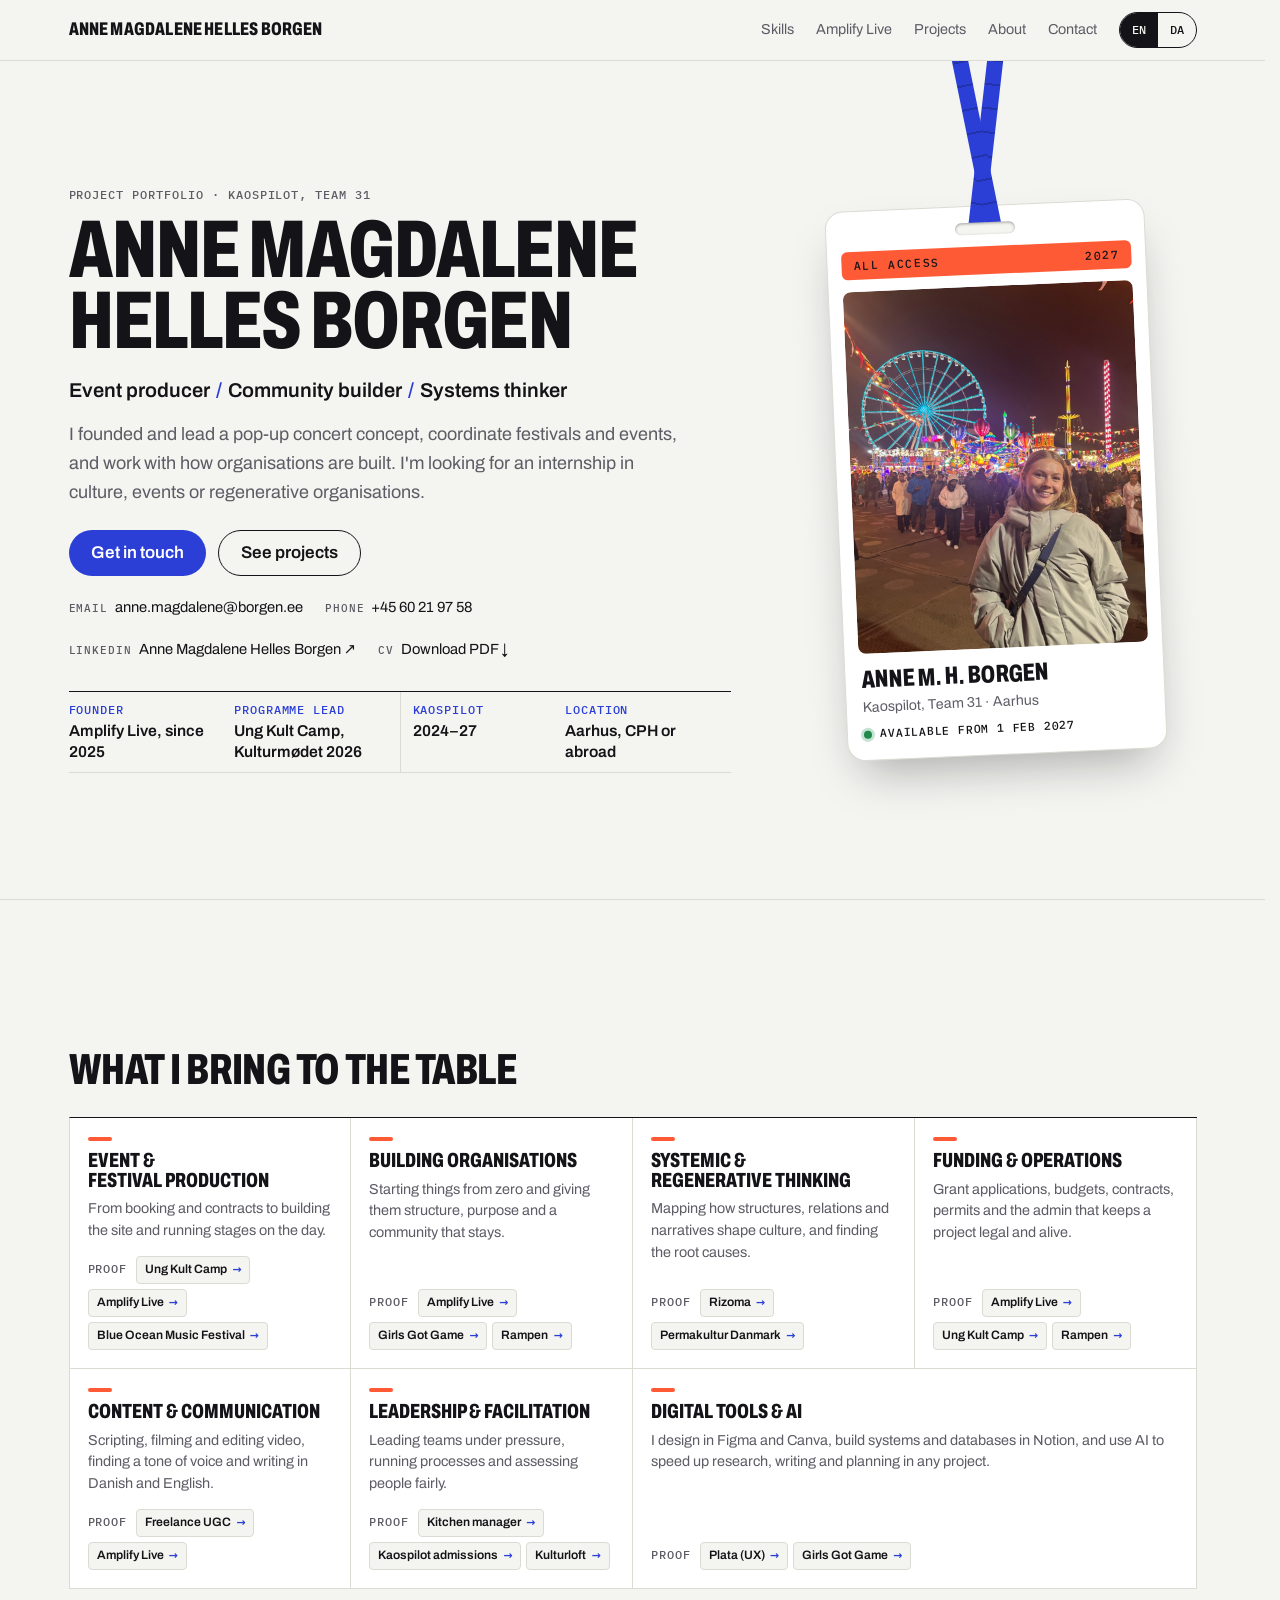
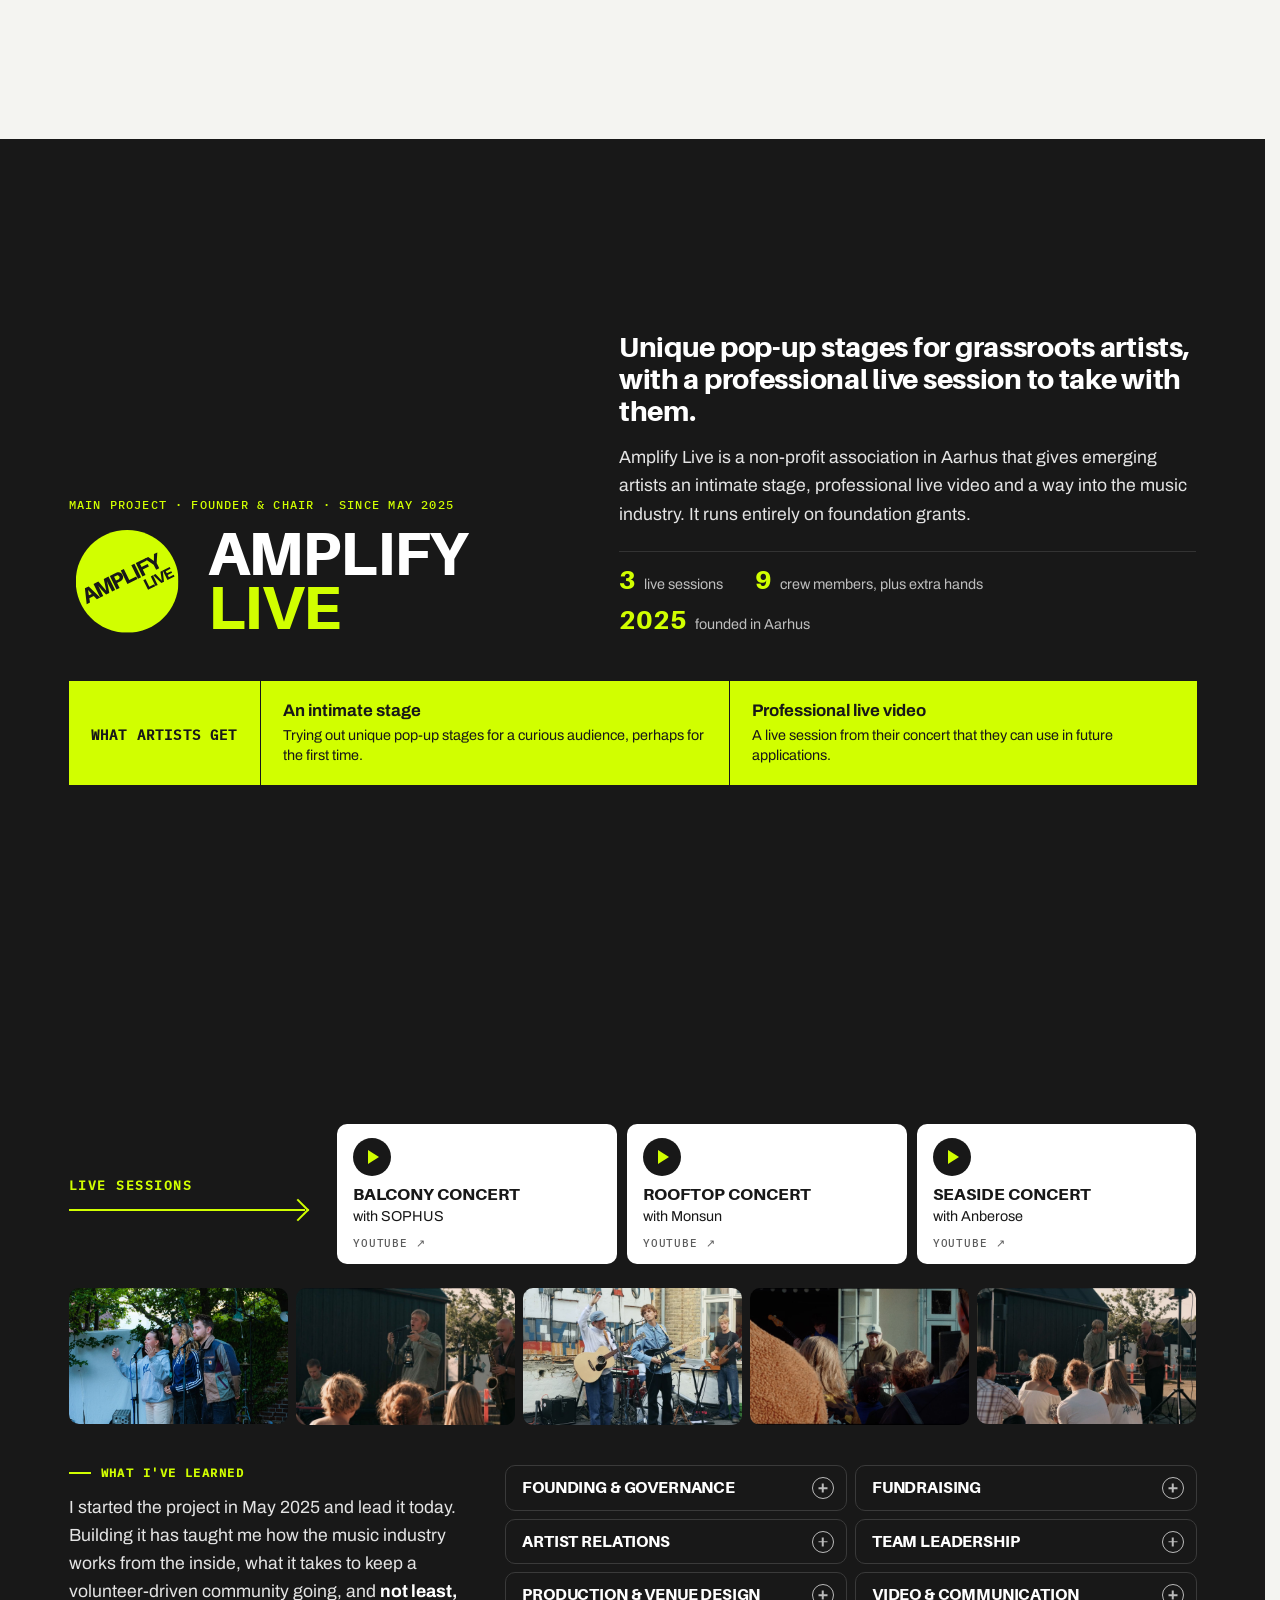
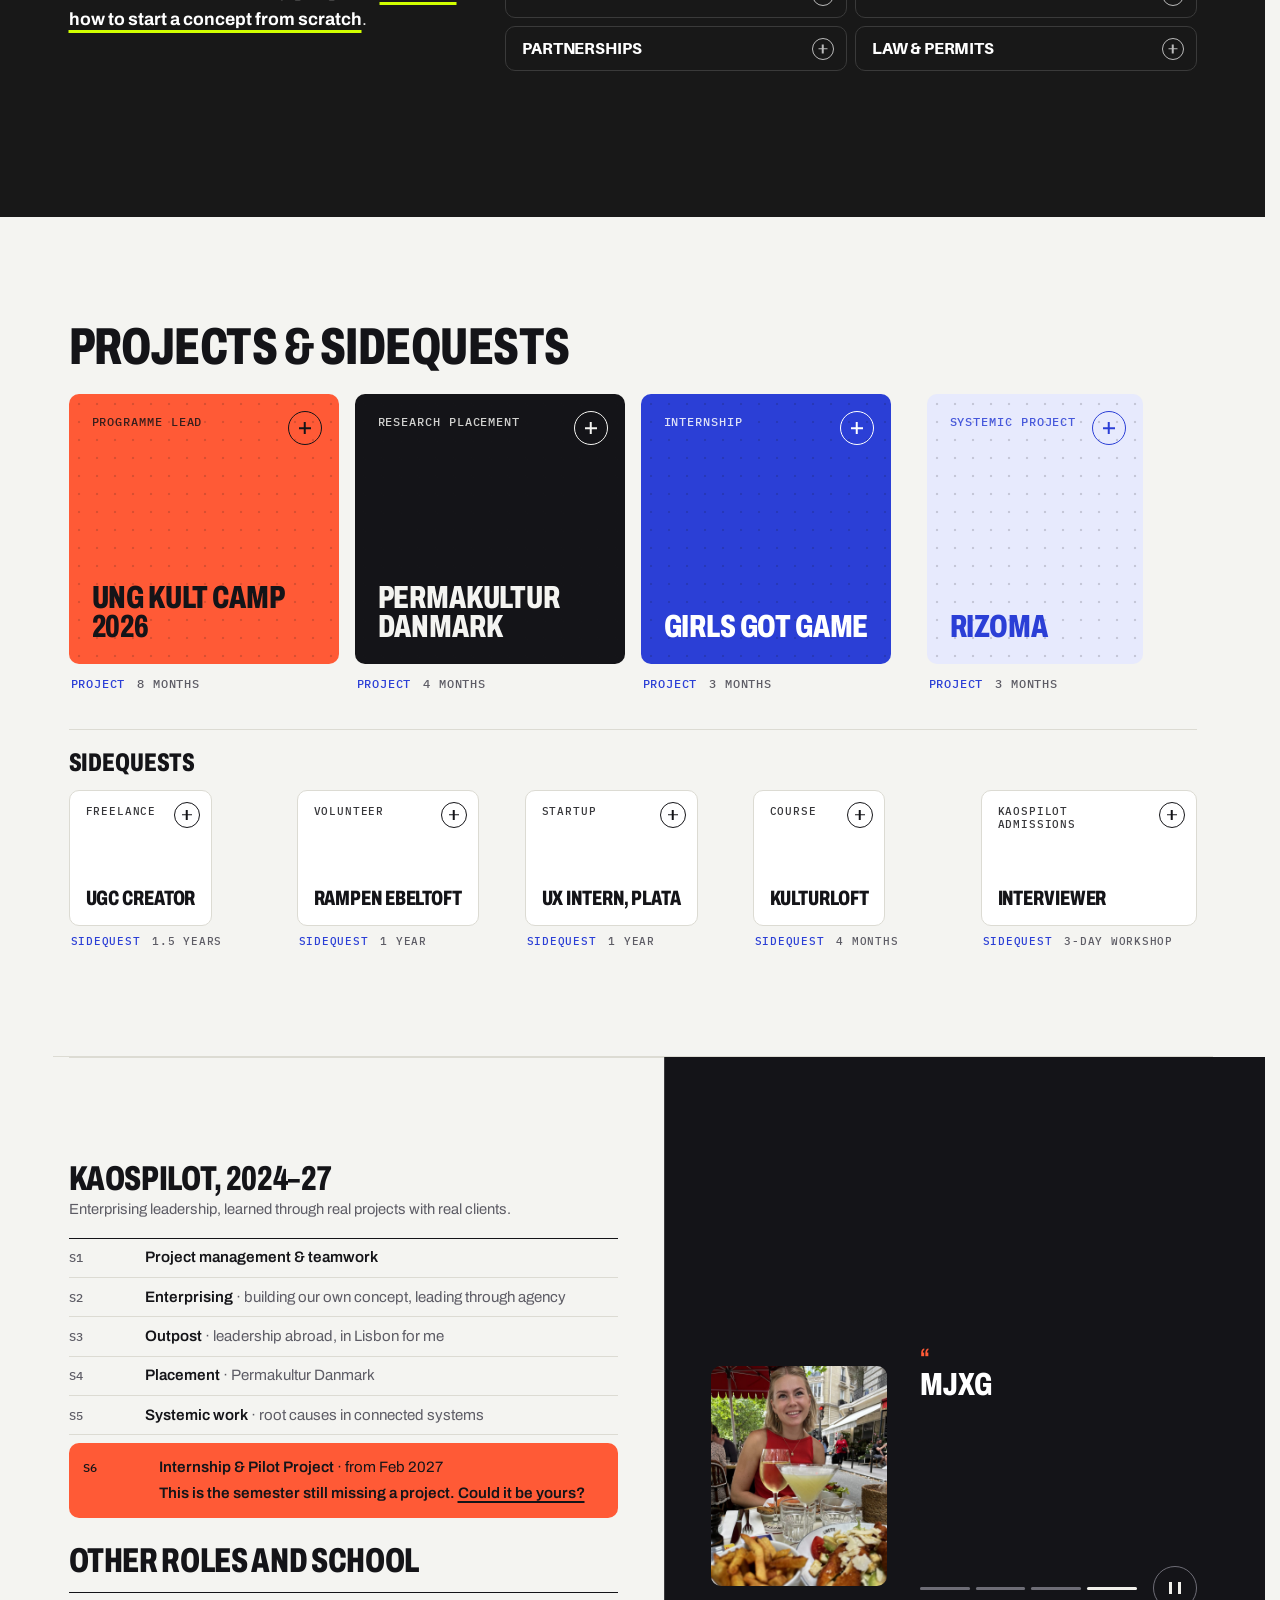
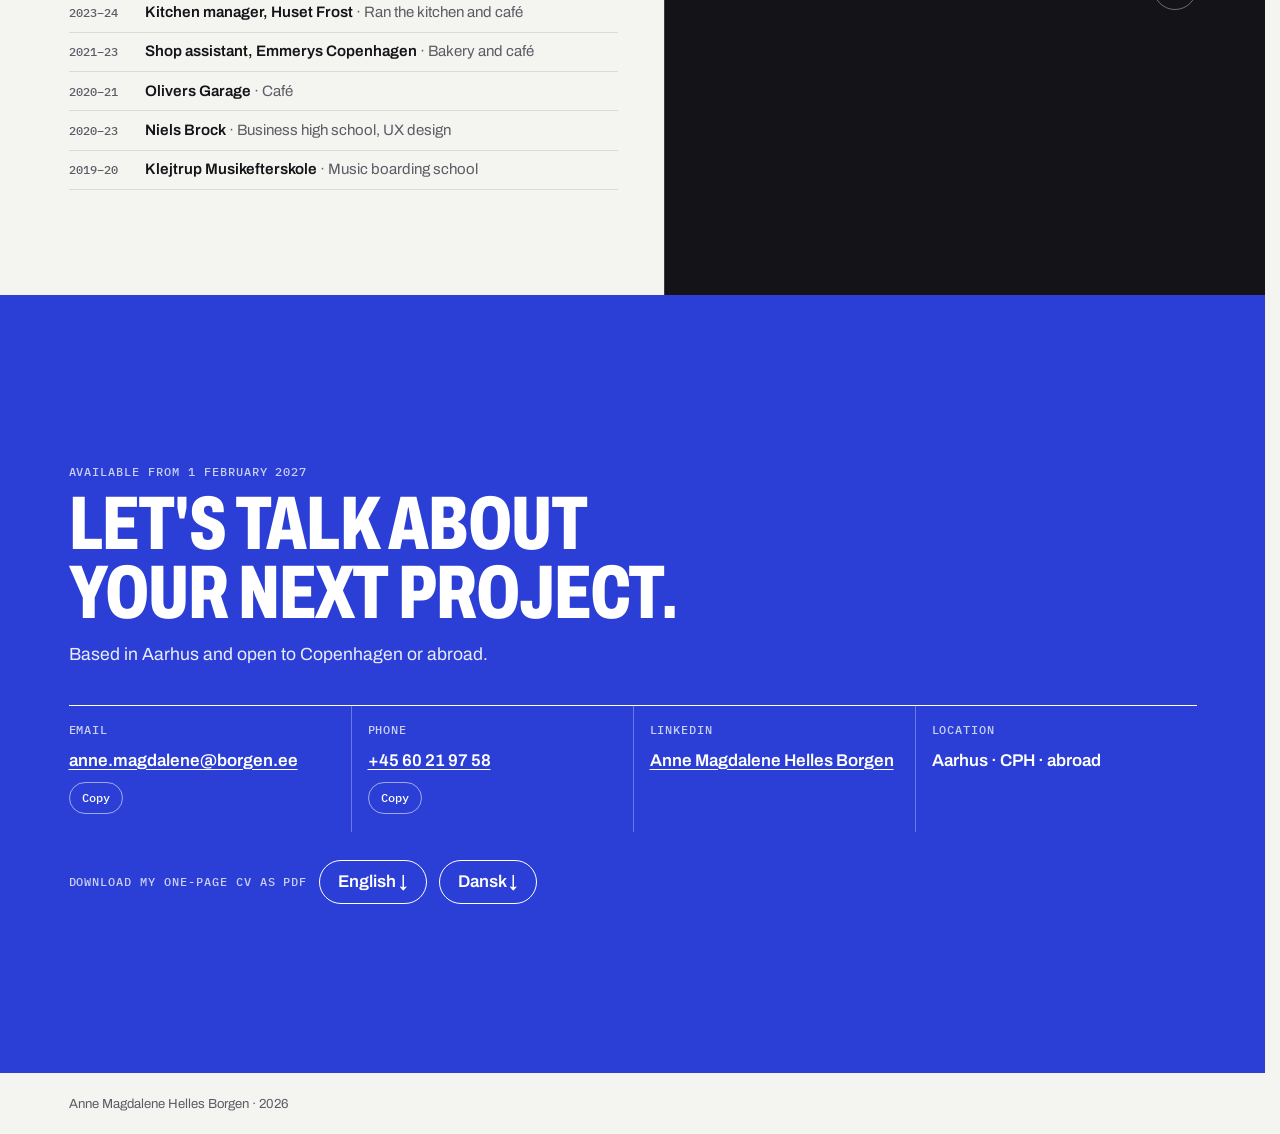
<file: index.html>
<!doctype html>
<html lang="en" class="is-site">
<head>
<meta charset="utf-8">
<meta name="viewport" content="width=device-width, initial-scale=1">
<title>Anne Magdalene Helles Borgen</title>
<meta name="description" content="Project portfolio of Anne Magdalene Helles Borgen: event producer, community builder and systems thinker. Kaospilot, Team 31. Available for internships from February 2027.">
<meta name="theme-color" content="#F4F4F1" media="(prefers-color-scheme: light)">
<meta name="theme-color" content="#111114" media="(prefers-color-scheme: dark)">
<link rel="icon" href="favicon.svg" type="image/svg+xml">
<link rel="canonical" href="https://annemagdalenne.github.io/">
<meta property="og:type" content="website">
<meta property="og:title" content="Anne Magdalene Helles Borgen · Project portfolio">
<meta property="og:description" content="Project portfolio of Anne Magdalene Helles Borgen: event producer, community builder and systems thinker. Kaospilot, Team 31. Available for internships from February 2027.">
<meta property="og:image" content="https://annemagdalenne.github.io/og-image.jpg">
<meta property="og:image:width" content="1200">
<meta property="og:image:height" content="630">
<meta property="og:url" content="https://annemagdalenne.github.io/">
<meta name="twitter:card" content="summary_large_image">
<style>
@font-face{font-family:"Archivo";src:url("fonts/archivo-latin-wdth-normal.woff2") format("woff2");font-weight:100 900;font-stretch:62% 125%;font-style:normal;font-display:swap}
@font-face{font-family:"IBM Plex Mono";src:url("fonts/ibm-plex-mono-latin-400-normal.woff2") format("woff2");font-weight:400;font-style:normal;font-display:swap}
@font-face{font-family:"IBM Plex Mono";src:url("fonts/ibm-plex-mono-latin-500-normal.woff2") format("woff2");font-weight:500;font-style:normal;font-display:swap}
html{-webkit-text-size-adjust:100%;text-size-adjust:100%}
body{margin:0}
img{max-width:100%}
[hidden]{display:none!important}
</style>
<style>
/* Aileron ExtraBold (CC0), used for the Amplify Live wordmark only */
@font-face{font-family:"Aileron";src:url([data-uri]) format("woff2");font-weight:800;font-style:normal;font-display:swap}
/* Layout: "Backstage pass". Festival-production language with restraint: a tilted all-access
   pass holds the portrait, condensed caps headings read like a line-up poster, and running-order
   rows (mono label + value) carry facts, projects and history. Tokens follow DESIGN.md. */
:root{
  --bg:#F4F4F1; --surface:#FFFFFF; --border:#DCDBD3; --muted:#5D5C65; --text:#141418;
  --primary:#2B3FD6; --primary-soft:#E7EAFD; --on-primary:#FFFFFF;
  --accent:#FF5A36; --success:#1F8A4C;
  --al-lime:#D1FF00; --al-black:#181818; --al-white:#FFFFFF;
  --font:"Archivo","Arial Narrow",system-ui,-apple-system,"Segoe UI",sans-serif;
  --mono:"IBM Plex Mono",ui-monospace,Menlo,monospace;
  --r-chip:4px; --r-card:10px; --r-pass:18px;
  --shadow-pass:0 24px 48px -16px rgb(20 20 24 / .35);
  --sec:128px;
}
@media (prefers-color-scheme:dark){:root:not([data-theme="light"]){
  --bg:#111114; --surface:#1A1A20; --border:#2F2F38; --muted:#A6A5B0; --text:#F1F0EB;
  --primary:#9AA5FF; --primary-soft:#23264A; --on-primary:#111114;
  --accent:#FF6B4A; --success:#4CC27F; --shadow-pass:0 24px 48px -16px rgb(0 0 0 / .7); color-scheme:dark}}
:root[data-theme="dark"]{
  --bg:#111114; --surface:#1A1A20; --border:#2F2F38; --muted:#A6A5B0; --text:#F1F0EB;
  --primary:#9AA5FF; --primary-soft:#23264A; --on-primary:#111114;
  --accent:#FF6B4A; --success:#4CC27F; --shadow-pass:0 24px 48px -16px rgb(0 0 0 / .7); color-scheme:dark}
*{box-sizing:border-box}
html{scroll-behavior:smooth}
body{background:var(--bg);color:var(--text);font-family:var(--font);font-size:1.0625rem;line-height:1.6}
.wrap{max-width:1160px;margin:0 auto;padding-left:max(16px,env(safe-area-inset-left,0px));padding-right:max(16px,env(safe-area-inset-right,0px))}
h1,h2,h3{margin:0;text-wrap:balance}
h1,h2{font-stretch:68%;font-weight:800;text-transform:uppercase;letter-spacing:-.01em;line-height:.9}
h2{font-size:clamp(2.125rem,4.4vw,3.25rem)}
h3{font-size:1.375rem;line-height:1.25;font-weight:700;letter-spacing:-.005em}
p{margin:0}
a{color:inherit;text-underline-offset:3px}
:focus-visible{outline:3px solid var(--primary);outline-offset:2px;border-radius:4px}
.label{font:500 .75rem/1.35 var(--mono);text-transform:uppercase;letter-spacing:.08em;color:var(--muted)}
.sq{display:inline-block;width:.5em;height:.5em;border-radius:50%;background:var(--accent);margin-right:.55em;vertical-align:.1em}
html:not(.da) [lang="da"]{display:none!important}
html.da [lang="en"]{display:none!important}
html:not(.is-site) .site-only{display:none!important}
.skip{position:absolute;left:-9999px;top:8px;z-index:50;background:var(--primary);color:var(--on-primary);padding:10px 16px;border-radius:999px;font-weight:600;text-decoration:none}
.skip:focus{left:max(16px,env(safe-area-inset-left,0px))}
/* bar */
body::before{content:"";position:fixed;inset:0 0 auto;height:env(safe-area-inset-top,0px);z-index:10;background:var(--bg)}
.bar{position:sticky;top:env(safe-area-inset-top,0px);z-index:20;background:color-mix(in srgb,var(--bg) 90%,transparent);backdrop-filter:blur(10px);border-bottom:1px solid var(--border)}
.bar .wrap{display:flex;align-items:center;justify-content:space-between;gap:12px;min-height:60px}
.mark{font-stretch:68%;font-weight:800;text-transform:uppercase;font-size:1.15rem;letter-spacing:.01em;text-decoration:none}
.mark{white-space:nowrap;overflow:hidden;text-overflow:ellipsis;min-width:0}
@media screen and (max-width:420px){.mark{font-size:1rem}}
.bar nav{display:flex;gap:22px;align-items:center}
.bar nav a.nl{text-decoration:none;font-size:.9rem;color:var(--muted);padding:10px 0}
.bar nav a.nl:hover{color:var(--text)}
.lang{display:inline-flex;border:1.5px solid var(--text);border-radius:999px;overflow:hidden}
.lang button{font:500 .75rem/1 var(--mono);min-height:34px;padding:0 12px;border:0;background:transparent;color:var(--text);cursor:pointer}
.lang button[aria-pressed="true"]{background:var(--text);color:var(--bg)}
@media screen and (max-width:820px){.bar nav a.nl{display:none}}
/* hero */
.hero{padding-block:72px 104px;border-bottom:1px solid var(--border);overflow:hidden}
.hero .wrap{display:grid;grid-template-columns:minmax(0,1.4fr) minmax(0,.85fr);gap:64px;align-items:center}
.hero h1{font-size:clamp(3.25rem,8.2vw,7rem);line-height:.86;margin-top:18px}
.hero h1 span{display:block}
.role{font-size:1.25rem;font-weight:600;margin-top:22px}
.role span{color:var(--primary);padding:0 .1em}
.pitch{font-size:1.125rem;max-width:34em;margin-top:14px;color:var(--muted)}
.actions{display:flex;flex-wrap:wrap;gap:12px;margin-top:30px}
.btn{display:inline-flex;align-items:center;min-height:46px;padding:0 22px;border-radius:999px;font-weight:600;text-decoration:none;transition:transform .15s,background .15s}
.btn:hover{transform:translateY(-1px)}
.btn.primary{background:var(--primary);color:var(--on-primary)}
.btn.secondary{border:1.5px solid var(--text)}
.btn.secondary:hover{background:var(--surface)}
.reach{display:flex;flex-wrap:wrap;gap:6px 22px;margin-top:20px;font-size:.92rem}
.reach a{text-decoration:none;padding:6px 0}
.reach a:hover{text-decoration:underline}
.reach .k{font:500 .7rem/1 var(--mono);text-transform:uppercase;letter-spacing:.08em;color:var(--muted);margin-right:7px}
.facts{list-style:none;margin:36px 0 0;padding:0;display:grid;grid-template-columns:1fr 1fr;border-top:1.5px solid var(--text);max-width:620px}
.facts li{display:flex;flex-direction:column;gap:2px;padding:12px 16px 12px 0;border-bottom:1px solid var(--border);min-width:0}
.facts li:nth-child(even){padding-left:16px;border-left:1px solid var(--border)}
.facts b{font:500 .72rem/1.4 var(--mono);text-transform:uppercase;letter-spacing:.08em;color:var(--primary)}
.facts span{font-weight:600;font-size:.98rem;line-height:1.35}
.pass{position:relative;margin:0;justify-self:center;width:min(100%,350px)}
.pass-card{position:relative;background:var(--surface);border:1px solid var(--border);border-radius:var(--r-pass);box-shadow:var(--shadow-pass);padding:14px 14px 18px;transform:rotate(-2.5deg)}
.lanyard{position:absolute;left:50%;top:-578px;width:16px;height:600px;border-radius:2px;transform-origin:50% 100%;
  background:repeating-linear-gradient(180deg,var(--primary) 0 22px,color-mix(in srgb,var(--primary) 80%,#000) 22px 24px)}
.lanyard.l{transform:translateX(-50%) translateX(-9px) rotate(9deg)}
.lanyard.r{transform:translateX(-50%) translateX(9px) rotate(-9deg)}
.slot{position:relative;z-index:1;display:block;width:60px;height:12px;border-radius:999px;margin:2px auto 12px;background:var(--bg);box-shadow:inset 0 1px 3px rgb(0 0 0 / .35)}
.pass-strip{display:flex;justify-content:space-between;align-items:center;background:var(--accent);color:#141418;border-radius:6px;padding:8px 12px;font:500 .72rem/1 var(--mono);text-transform:uppercase;letter-spacing:.14em}
.pass img{display:block;width:100%;height:auto;aspect-ratio:4/5;object-fit:cover;object-position:62% 50%;border-radius:8px;margin-top:12px}
.pass-meta{display:flex;flex-direction:column;gap:4px;margin-top:14px;padding-inline:2px}
.pass-meta b{font-stretch:68%;font-weight:800;text-transform:uppercase;font-size:1.55rem;line-height:1}
.pass-meta .r{font-size:.88rem;color:var(--muted)}
.avail{display:inline-flex;align-items:center;gap:8px;font:500 .72rem/1.3 var(--mono);text-transform:uppercase;letter-spacing:.07em;margin-top:4px}
.avail::before{content:"";width:8px;height:8px;border-radius:50%;background:var(--success);box-shadow:0 0 0 3px color-mix(in srgb,var(--success) 25%,transparent)}
@media screen and (max-width:900px){
  .hero{padding-block:48px 72px}
  .hero .wrap{grid-template-columns:minmax(0,1fr);gap:72px}
  .pass{width:min(100%,320px)}
  .pass-card{transform:rotate(-1.5deg)}
  .lanyard{top:-62px;height:84px}
  .lanyard.l{transform:translateX(-50%) translateX(-8px) rotate(14deg)}
  .lanyard.r{transform:translateX(-50%) translateX(8px) rotate(-14deg)}
}
@media screen and (max-width:520px){.facts{grid-template-columns:1fr}.facts li:nth-child(even){padding-left:0;border-left:0}}
/* sections */
section > .wrap{padding-block:var(--sec)}
@media screen and (max-width:760px){:root{--sec:72px}}
.head{display:flex;flex-direction:column;gap:12px;margin-bottom:40px}
.head p{color:var(--muted);max-width:40em}
/* skills: a 4 x 2 table, heading in the first cell */
#skills > .wrap{display:grid;grid-template-columns:minmax(0,280px) minmax(0,1fr);gap:48px;align-items:start}
.skills-head{position:sticky;top:96px}
.skills{display:grid;grid-template-columns:repeat(2,minmax(0,1fr));border-top:1.5px solid var(--text);border-left:1px solid var(--border)}
.skills > *{min-width:0;padding:26px 24px 22px;border-right:1px solid var(--border);border-bottom:1px solid var(--border)}
.skills-head h2{font-size:clamp(2.1rem,3.4vw,3rem)}
.skill{display:flex;flex-direction:column;gap:10px;background:var(--surface)}
.skills > .skill:last-child{grid-column:1 / -1}
.skill h3{font-stretch:68%;font-weight:800;text-transform:uppercase;font-size:clamp(1.45rem,2vw,1.75rem);line-height:.95;letter-spacing:0}
.skill h3 .sq{display:block;width:24px;height:4px;border-radius:2px;margin:0 0 14px}
.skill p{color:var(--muted);font-size:.95rem;line-height:1.55}
.proof{display:flex;flex-wrap:wrap;gap:6px;align-items:center;margin-top:auto;padding-top:8px}
.proof .label{width:100%;margin-bottom:2px}
.pchip{font:600 .82rem/1.3 var(--font);color:var(--text);background:var(--bg);border:1px solid var(--border);border-radius:var(--r-chip);min-height:34px;padding:4px 10px;cursor:pointer;display:inline-flex;align-items:center;gap:6px;transition:border-color .15s,background .15s,color .15s}
.pchip::after{content:"\2192";font-size:.9em;color:var(--primary);transition:transform .15s}
.pchip:hover,.pchip:focus-visible{border-color:var(--primary);background:var(--primary-soft)}
.pchip:hover::after{transform:translateX(2px)}
@media screen and (max-width:900px){#skills > .wrap{grid-template-columns:minmax(0,1fr);gap:24px}.skills-head{position:static}}
@media screen and (max-width:600px){.skills{grid-template-columns:minmax(0,1fr)}}
/* Amplify Live keeps its own brand: the concept / what artists get / what I learned */
.al{background:var(--al-black);color:var(--al-white)}
.al .wrap{padding-block:var(--sec) 0}
.al-top{display:grid;grid-template-columns:minmax(0,1fr) minmax(0,1.15fr);gap:48px;align-items:end}
.al .kicker{font:500 .75rem/1.4 var(--mono);text-transform:uppercase;letter-spacing:.1em;color:var(--al-lime)}
.al h2{font-family:"Aileron",var(--font);font-stretch:normal;font-weight:800;text-transform:uppercase;letter-spacing:-.02em;font-size:clamp(2.4rem,4.8vw,4.4rem);line-height:.88;margin-top:14px}
.al h2 em{font-style:normal;color:var(--al-lime)}
.al-part{font:600 .75rem/1.4 var(--mono);text-transform:uppercase;letter-spacing:.12em;color:var(--al-lime);display:flex;align-items:center;gap:10px;margin-bottom:12px}
.al-part::before{content:"";width:22px;height:2px;background:currentColor}
.al .lead{font-size:1.1rem;color:#E4E4E4;max-width:34em}
.al .artists{margin-top:16px;font-size:.9rem;color:#A9A9A9}
.al .artists b{color:var(--al-white);font-weight:600}
.al-hl{color:var(--al-white);font-weight:700;text-decoration:underline;text-decoration-color:var(--al-lime);text-decoration-thickness:3px;text-underline-offset:5px}
.offer{margin-top:56px;background:var(--al-lime);color:var(--al-black);display:grid;grid-template-columns:auto repeat(2,minmax(0,1fr))}
.offer > *{padding:20px 22px;min-width:0}
.offer .t{font:600 .75rem/1.4 var(--mono);text-transform:uppercase;letter-spacing:.1em;border-right:1.5px solid var(--al-black);display:flex;align-items:center}
.offer div + div{border-left:1.5px solid var(--al-black)}
.offer .t + div{border-left:0}
.offer b{display:block;font-size:1.05rem;line-height:1.2}
.offer span{display:block;font-size:.9rem;margin-top:4px;line-height:1.4}
/* Amplify media: logo, live sessions, photos */
.al-brand{display:flex;align-items:center;gap:clamp(14px,2vw,24px);margin-top:14px}
.al-brand h2{margin-top:0}
.al-logo{width:clamp(84px,9vw,132px);height:auto;flex:none;transition:transform .6s cubic-bezier(.28,.02,.1,.99)}
.al-brand:hover .al-logo{transform:rotate(-12deg)}
.al-tag{font-family:"Aileron",var(--font);font-weight:800;font-size:clamp(1.3rem,2.2vw,1.75rem);line-height:1.15;letter-spacing:-.01em;color:var(--al-white);max-width:22em;margin-bottom:16px}
.al-stats{list-style:none;margin:22px 0 0;padding:16px 0 0;display:flex;flex-wrap:wrap;gap:12px 32px;border-top:1px solid #333}
.al-stats li{display:flex;align-items:baseline;gap:8px;font-size:.9rem;color:#BDBDBD}
.al-stats b{font-family:"Aileron",var(--font);font-weight:800;font-size:1.6rem;color:var(--al-lime);line-height:1}
.al-live{margin-top:72px;display:grid;grid-template-columns:minmax(0,.55fr) minmax(0,2fr);gap:24px 32px;align-items:center}
.al-arrow{display:flex;flex-direction:column;gap:14px}
.al-arrow-t{font:600 .8rem/1.4 var(--mono);text-transform:uppercase;letter-spacing:.12em;color:var(--al-lime)}
.arr{position:relative;display:block;width:100%;height:2px;background:var(--al-lime)}
.arr::after{content:"";position:absolute;right:-1px;top:50%;width:14px;height:14px;border-top:2px solid var(--al-lime);border-right:2px solid var(--al-lime);transform:translateY(-50%) rotate(45deg)}
.al-all{background:transparent;color:var(--al-lime);border:1.5px solid var(--al-lime)}
.al-all:hover{color:var(--al-black)}
.al-videos{list-style:none;margin:0;padding:0;display:grid;grid-template-columns:repeat(3,minmax(0,1fr));gap:10px}
.al-video{display:flex;flex-direction:column;gap:14px;min-height:150px;height:100%;padding:18px;border-radius:var(--r-card);background:var(--al-white);color:var(--al-black);text-decoration:none;transition:background .2s,transform .2s}
.al-video:hover{background:var(--al-lime);transform:translateY(-2px)}
.al-play{width:38px;height:38px;border-radius:50%;background:var(--al-black);position:relative;flex:none}
.al-play::after{content:"";position:absolute;left:15px;top:12px;border-left:11px solid var(--al-lime);border-top:7px solid transparent;border-bottom:7px solid transparent}
.al-vt{display:flex;flex-direction:column;gap:2px}
.al-vt b{font-family:"Aileron",var(--font);font-weight:800;text-transform:uppercase;font-size:1.05rem;line-height:1.05}
.al-vt > span{font-size:.9rem}
.al-yt{margin-top:auto;font:500 .7rem/1 var(--mono);text-transform:uppercase;letter-spacing:.08em;opacity:.7}
.al-photos{grid-column:1 / -1;display:grid;grid-template-columns:repeat(5,minmax(0,1fr));gap:8px}
.al-photos figure{margin:0;min-width:0;aspect-ratio:4/3;overflow:hidden;border-radius:var(--r-card)}
.al-photos img{display:block;width:100%;height:100%;object-fit:cover;transition:transform .6s cubic-bezier(.28,.02,.1,.99)}
.al-photos figure:hover img{transform:scale(1.04)}
@media screen and (max-width:900px){.al-live{grid-template-columns:minmax(0,1fr);margin-top:56px}.al-videos{grid-template-columns:repeat(3,minmax(0,1fr))}.al-arrow{flex-direction:row;align-items:center}.arr{width:2px;height:44px;flex:none}.arr::after{right:auto;left:50%;top:auto;bottom:-1px;transform:translateX(-50%) rotate(135deg)}.al h2{font-size:clamp(2.6rem,10vw,4.4rem)}}
@media screen and (max-width:640px){.al-videos{grid-template-columns:minmax(0,1fr)}.al-video{min-height:0;flex-direction:row;align-items:center}.al-yt{margin:0 0 0 auto}
  .al-photos{grid-template-columns:1fr 1fr}.al-photos figure:first-child{grid-column:1 / -1;aspect-ratio:3/2}}
@media (prefers-reduced-motion:reduce){.al-logo,.al-photos img,.al-video{transition:none}}
.al-learn{margin-top:72px;display:grid;grid-template-columns:minmax(0,.9fr) minmax(0,1.6fr);gap:48px;align-items:start}
.al-skills{list-style:none;margin:0;padding:0;display:grid;grid-template-columns:repeat(2,minmax(0,1fr));gap:8px;align-items:start}
.al-skill{position:relative;display:flex;flex-direction:column;justify-content:flex-start;gap:0;width:100%;min-height:0;padding:13px 44px 13px 16px;text-align:left;cursor:pointer;
  font:inherit;color:var(--al-white);background:transparent;border:1.5px solid #3A3A3A;border-radius:var(--r-card);transition:background .2s,border-color .2s,color .2s}
.al-skill b{font-family:"Aileron",var(--font);font-weight:800;text-transform:uppercase;font-size:1rem;line-height:1.1;letter-spacing:-.01em}
.al-desc{display:grid;grid-template-rows:0fr;opacity:0;font-size:.92rem;line-height:1.45;transition:grid-template-rows .3s cubic-bezier(.28,.02,.1,.99),opacity .2s,margin .3s}
.al-desc-in{overflow:hidden;min-height:0}
.al-more{position:absolute;top:11px;right:12px;width:22px;height:22px;border-radius:50%;border:1.5px solid currentColor;opacity:.7}
.al-more::before,.al-more::after{content:"";position:absolute;left:50%;top:50%;width:9px;height:1.5px;background:currentColor;transform:translate(-50%,-50%)}
.al-more::after{transform:translate(-50%,-50%) rotate(90deg);transition:transform .2s}
.al-skill[aria-expanded="true"],.al-skill:focus-visible{background:var(--al-lime);border-color:var(--al-lime);color:var(--al-black)}
.al-skill[aria-expanded="true"] .al-desc,.al-skill:focus-visible .al-desc{grid-template-rows:1fr;opacity:1;margin-top:8px}
.al-skill[aria-expanded="true"] .al-more::after{transform:translate(-50%,-50%) rotate(0deg)}
@media (hover:hover) and (pointer:fine){.al-skill:hover{background:var(--al-lime);border-color:var(--al-lime);color:var(--al-black)}.al-skill:hover .al-desc{grid-template-rows:1fr;opacity:1;margin-top:8px}.al-skill:hover .al-more::after{transform:translate(-50%,-50%) rotate(0deg)}}
.al-foot{height:var(--sec)}
@media screen and (max-width:900px){.al-top,.al-learn{grid-template-columns:minmax(0,1fr)}.al-learn{gap:28px;margin-top:56px}.offer{grid-template-columns:1fr 1fr}.offer .t{grid-column:1/-1;border-right:0;border-bottom:1.5px solid var(--al-black)}.offer .t + div{border-left:0}}
@media screen and (max-width:560px){.offer{grid-template-columns:1fr}.offer div + div{border-left:0;border-top:1.5px solid var(--al-black)}.al-skills{grid-template-columns:minmax(0,1fr)}}
/* work gallery (Motion page wipe) */
html{scrollbar-gutter:stable}
html.wlock{overflow:hidden}
.work-head{display:flex;flex-wrap:wrap;justify-content:space-between;align-items:flex-end;gap:20px 40px;margin-bottom:36px}
.work-head .head{margin:0}
.wgrid{list-style:none;margin:0;padding:0;display:grid;gap:16px}
.wgrid-projects{grid-template-columns:repeat(2,minmax(0,1fr))}
.side-head{display:flex;flex-wrap:wrap;align-items:baseline;gap:4px 18px;margin:64px 0 18px;padding-top:20px;border-top:1px solid var(--border)}
.side-head h3{font-stretch:68%;font-weight:800;text-transform:uppercase;font-size:1.6rem;line-height:1}
.side-head p{color:var(--muted);font-size:.95rem}
.wgrid-side{grid-template-columns:repeat(5,minmax(0,1fr));gap:12px}
.wcard.side .wcover{min-height:136px;padding:14px 16px 16px;gap:12px;background-image:none}
.wcard.side .wtitle{font-size:1.3rem;line-height:.95}
.wcard.side .wkind{font-size:.66rem;padding-right:34px}
.wcard.side .wplus{width:26px;height:26px;top:11px;right:11px}
.wcard.side .wplus::before,.wcard.side .wplus::after{width:10px}
.wcard.side .wmeta{font-size:.68rem;padding-top:8px}
.wcard{min-width:0}
.wbtn{display:flex;flex-direction:column;width:100%;height:100%;padding:0;border:0;background:none;color:inherit;font:inherit;text-align:left;cursor:pointer}
.wcover{position:relative;display:flex;flex-direction:column;justify-content:space-between;gap:24px;min-height:220px;padding:20px 22px 22px;border-radius:var(--r-card);overflow:hidden;
  background-color:var(--cv-bg);color:var(--cv-fg);border:1px solid var(--cv-line);
  background-image:radial-gradient(circle,color-mix(in srgb,currentColor 16%,transparent) 1.1px,transparent 1.6px);background-size:18px 18px;transition:transform .25s cubic-bezier(.28,.02,.1,.99)}
.wcard.project .wcover{min-height:300px}
.wkind{font:500 .72rem/1.3 var(--mono);text-transform:uppercase;letter-spacing:.08em;opacity:.85;padding-right:44px}
.wtitle{font-stretch:68%;font-weight:800;text-transform:uppercase;font-size:clamp(1.9rem,3.2vw,2.6rem);line-height:.9;letter-spacing:-.005em;display:block;width:fit-content;max-width:100%}
.wcard.project .wtitle{font-size:clamp(2.2rem,4.2vw,3.4rem)}
.wplus{position:absolute;top:16px;right:16px;width:34px;height:34px;border-radius:50%;border:1.5px solid currentColor;transition:transform .25s,background .25s}
.wplus::before,.wplus::after{content:"";position:absolute;left:50%;top:50%;width:12px;height:1.5px;background:currentColor;transform:translate(-50%,-50%)}
.wplus::after{transform:translate(-50%,-50%) rotate(90deg)}
.wbtn:hover .wcover{transform:translateY(-3px)}
.wbtn:hover .wplus{transform:rotate(90deg);background:color-mix(in srgb,currentColor 14%,transparent)}
.wmeta{display:flex;justify-content:space-between;gap:12px;padding:12px 2px 0;font:500 .74rem/1.4 var(--mono);text-transform:uppercase;letter-spacing:.07em;color:var(--muted)}
.wmeta .wtype{color:var(--primary)}
[data-c="blue"]{--cv-bg:var(--primary);--cv-fg:var(--on-primary);--cv-line:transparent}
[data-c="coral"]{--cv-bg:var(--accent);--cv-fg:#141418;--cv-line:transparent}
[data-c="ink"]{--cv-bg:var(--text);--cv-fg:var(--bg);--cv-line:transparent}
[data-c="paper"]{--cv-bg:var(--surface);--cv-fg:var(--text);--cv-line:var(--border)}
[data-c="soft"]{--cv-bg:var(--primary-soft);--cv-fg:var(--primary);--cv-line:transparent}
.wfull{display:none}
@media screen and (max-width:1000px){.wgrid-side{grid-template-columns:repeat(3,minmax(0,1fr))}}
@media screen and (max-width:640px){.wgrid-projects{grid-template-columns:minmax(0,1fr)}.wcard.project .wcover{min-height:200px}.wgrid-side{grid-template-columns:repeat(2,minmax(0,1fr))}}
/* project detail (opened with the wipe) */
.wdetail{position:fixed;inset:0;z-index:60;overflow-y:auto;overscroll-behavior:contain;background-color:var(--cv-bg);color:var(--cv-fg);
  background-image:radial-gradient(circle,color-mix(in srgb,currentColor 12%,transparent) 1.1px,transparent 1.6px);background-size:22px 22px;
  padding-top:env(safe-area-inset-top,0px);padding-bottom:env(safe-area-inset-bottom,0px)}
.wd-bar{display:flex;justify-content:space-between;align-items:center;gap:12px;min-height:72px}
.wd-close,.wd-step{display:inline-flex;align-items:center;gap:8px;min-height:44px;border:1.5px solid currentColor;border-radius:999px;background:transparent;color:inherit;font:600 .92rem/1 var(--font);cursor:pointer;padding:0 18px}
.wd-step{width:44px;padding:0;justify-content:center}
.wd-close:hover,.wd-step:hover{background:color-mix(in srgb,currentColor 14%,transparent)}
.wd-nav{display:flex;align-items:center;gap:10px}
.wd-pos{font:500 .75rem/1 var(--mono);letter-spacing:.08em;opacity:.8;font-variant-numeric:tabular-nums}
.wd-body{padding-block:clamp(24px,5vh,64px) 96px;max-width:1160px}
.wd-head{display:block}
.wd-head.has-media{display:grid;grid-template-columns:minmax(0,1fr) minmax(0,440px);gap:24px 48px;align-items:end}
.wd-head.has-media .wd-title{font-size:clamp(2.8rem,6vw,6rem)}
.wd-media .wimg{margin:0;max-width:none;aspect-ratio:4/3}
@media screen and (max-width:800px){.wd-head.has-media{grid-template-columns:minmax(0,1fr)}.wd-media{order:-1}.wd-media .wimg{aspect-ratio:16/9}}
.worg{font-size:clamp(1.15rem,1.8vw,1.35rem);line-height:1.5;max-width:40em}
.wd-content .worg + .worg + .wsub{margin-top:26px}
.wd-kind{font:500 .78rem/1.4 var(--mono);text-transform:uppercase;letter-spacing:.09em;opacity:.85}
.wd-title{font-stretch:68%;font-weight:800;text-transform:uppercase;font-size:clamp(3rem,10vw,8rem);line-height:.86;letter-spacing:-.01em;margin-top:14px;width:fit-content;max-width:100%}
.wd-meta{margin-top:22px;font:500 .8rem/1.5 var(--mono);text-transform:uppercase;letter-spacing:.08em;opacity:.85}
.wd-content{margin-top:32px;padding-top:24px;border-top:1.5px solid currentColor;max-width:46em}
.wd-content .wwhere{display:none}
.wd-content .wbody{font-size:1.08rem;line-height:1.6;max-width:40em;opacity:.92}
.wskills{list-style:none;margin:0;padding:0;display:flex;flex-wrap:wrap;gap:8px;align-content:flex-start}
.wskills li{font-weight:600;font-size:.9rem;padding:7px 14px;border-radius:999px;border:1.5px solid currentColor}
.wimg{margin:0 0 28px;aspect-ratio:16/9;max-width:46em;border-radius:var(--r-card);overflow:hidden}
.wimg img{display:block;width:100%;height:100%;object-fit:cover}
.wimg.dual{display:grid;grid-template-columns:1fr 1fr;gap:6px}
.wimg.dual img{min-width:0;border-radius:6px}
.wimg-ph{display:grid;place-items:center;height:100%;border:1.5px dashed currentColor;border-radius:var(--r-card);opacity:.55;font:500 .78rem/1.4 var(--mono);text-transform:uppercase;letter-spacing:.08em}
html.is-site .wimg:not(.has-img){display:none}
.wcard .wfull .wimg{display:none}
.wlink{margin-top:18px}
.wlink a{display:inline-flex;align-items:center;min-height:44px;padding:0 18px;border-radius:999px;border:1.5px solid currentColor;font-weight:600;text-decoration:none}
.wlink a:hover{background:color-mix(in srgb,currentColor 12%,transparent)}
.wsub{font:500 .75rem/1.4 var(--mono);text-transform:uppercase;letter-spacing:.09em;opacity:.8;margin:30px 0 12px}
.wdid{list-style:none;margin:0;padding:0;display:grid;gap:10px}
.wdid li{position:relative;padding-left:24px;font-size:1.05rem;line-height:1.45}
.wdid li::before{content:"";position:absolute;left:0;top:.7em;width:12px;height:2px;background:currentColor}
.wpeek{position:fixed;inset:0;z-index:60;display:grid;place-items:center;padding:16px}
.wp-backdrop{position:absolute;inset:0;background:rgb(17 17 20 / .55);backdrop-filter:blur(3px)}
.wp-card{position:relative;width:min(540px,100%);max-height:calc(100dvh - 32px);overflow:auto;overscroll-behavior:contain;background:var(--surface);color:var(--text);border:1px solid var(--border);border-radius:var(--r-pass);padding:28px 28px 30px;box-shadow:0 30px 60px -20px rgb(0 0 0 / .45)}
.wp-close{position:absolute;top:14px;right:14px;width:44px;height:44px;border-radius:50%;border:1.5px solid var(--text);background:var(--surface);color:var(--text);font-size:1.4rem;line-height:1;cursor:pointer}
.wp-close:hover{background:var(--bg)}
.wp-title{font-stretch:68%;font-weight:800;text-transform:uppercase;font-size:clamp(2rem,6vw,2.8rem);line-height:.9;margin-top:10px;padding-right:52px}
.wp-content .wwhere{display:none}
.wp-content .wbody{font-size:1.05rem;line-height:1.55;margin-top:18px;color:var(--muted)}
.wp-content .wsub{margin-top:22px}
.wp-content .wskills li{border-color:var(--border)}
.sr{position:absolute;width:1px;height:1px;overflow:hidden;clip:rect(0 0 0 0);white-space:nowrap}
::view-transition-group(*){animation-timing-function:cubic-bezier(.28,.02,.1,.99)}
/* kaospilot + other roles: own band colour */
#education{border-top:1px solid var(--border)}
.cols{display:grid;grid-template-columns:minmax(0,1fr) minmax(0,1fr);gap:64px}
@media screen and (max-width:820px){.cols{grid-template-columns:minmax(0,1fr)}}
.sem,.tl{list-style:none;margin:24px 0 0;padding:0;border-top:1.5px solid var(--text)}
.sem li,.tl li{display:grid;grid-template-columns:72px minmax(0,1fr);gap:12px;padding:12px 0;border-bottom:1px solid var(--border)}
.sem .n,.tl .y{font:500 .78rem/1.7 var(--mono);color:var(--muted);font-variant-numeric:tabular-nums}
.sem b,.tl b{font-weight:600}
.sem li > span + span > span,.tl span span{color:var(--muted);font-size:.94rem}
.tl span span{display:block}
.sem li.now{margin-top:10px;padding:16px;border:0;border-radius:var(--r-card);background:var(--accent);color:#141418}
.sem li.now .n,.sem li.now > span + span > span{color:#141418}
.sem li.now .open{display:block;margin-top:8px;font-weight:600;font-size:1rem}
.sem li.now .open a{color:inherit;text-decoration-thickness:2px}
.extra{margin-top:20px;font-size:.94rem;color:var(--muted)}
.extra b{color:var(--text);font-weight:600}
/* about: black band, personal intro, one rotating lesson at a time */
.about{background:#141418;color:#F1F0EB;border-block:1px solid #2F2F38}
.story{display:grid;grid-template-columns:minmax(0,.7fr) minmax(0,1.4fr);gap:64px;align-items:start}
.story figure{margin:0}
.story{align-items:center}
.q-photos{position:relative;aspect-ratio:4/5;overflow:hidden;border-radius:var(--r-card);background:#222}
.q-photos img{position:absolute;inset:0;width:100%;height:100%;object-fit:cover;opacity:0;transition:opacity 1.2s ease}
.q-photos img.is-on{opacity:1}
.quotes{padding-top:8px}
.qlist{list-style:none;margin:0;padding:0;min-height:13.5rem}
.q{display:none}
.q.is-on{display:block}
.q-t{font-stretch:68%;font-weight:800;text-transform:uppercase;font-size:clamp(2.3rem,4.6vw,3.8rem);line-height:.9;letter-spacing:-.005em;color:#FFFFFF;font-variant-numeric:tabular-nums}
.q-t::before{content:"\201C";display:block;color:var(--accent);font-size:.8em;line-height:.6;margin-bottom:6px}
.q-d{margin-top:16px;font-size:1.12rem;line-height:1.5;color:#C9C8C2;max-width:32em}
.q-from{margin-top:14px;font:500 .74rem/1.4 var(--mono);text-transform:uppercase;letter-spacing:.08em;color:#9A99A3}
.q-ctrl{display:flex;align-items:center;gap:16px;margin-top:26px}
.q-dots{display:flex;gap:6px;flex:1;max-width:320px}
.q-dot{flex:1;height:44px;padding:0;border:0;background:none;cursor:pointer;display:flex;align-items:center}
.q-dot::before{content:"";display:block;width:100%;height:3px;border-radius:2px;background:#3A3A44}
.q-dot{position:relative}
.q-fill{position:absolute;left:0;top:50%;height:3px;margin-top:-1.5px;width:100%;border-radius:2px;background:#F1F0EB;transform-origin:left;transform:scaleX(0)}
.q-dot.is-done .q-fill{transform:scaleX(1);background:#6E6D76}
.q-dot.is-on .q-fill{animation:qfill 10s linear forwards}
.quotes.paused .q-dot.is-on .q-fill{animation-play-state:paused}
@keyframes qfill{from{transform:scaleX(0)}to{transform:scaleX(1)}}
.q-pause{width:44px;height:44px;border-radius:50%;border:1.5px solid #6E6D76;background:transparent;color:#F1F0EB;cursor:pointer;display:grid;place-items:center}
.q-pause:hover{border-color:#F1F0EB}
.q-ico{width:12px;height:12px;border-left:3px solid currentColor;border-right:3px solid currentColor}
.q-pause[aria-pressed="true"] .q-ico{width:0;height:0;border-right:0;border-left:11px solid currentColor;border-top:7px solid transparent;border-bottom:7px solid transparent;margin-left:3px}
.about :focus-visible{outline-color:#F1F0EB}
@media (prefers-reduced-motion:reduce){.q-dot.is-on .q-fill{animation:none;transform:scaleX(1)}}
@media screen and (max-width:820px){.story{grid-template-columns:minmax(0,1fr);gap:32px}.story figure{max-width:260px}.qlist{min-height:15rem}}
/* contact */
.contact{background:var(--primary);color:var(--on-primary)}
.contact h2{font-size:clamp(2.6rem,6vw,4.75rem);margin-top:12px}
.contact .label{color:var(--on-primary);opacity:.75}
.contact .sub{margin-top:14px;max-width:38em;font-size:1.1rem;opacity:.9}
.clist{list-style:none;margin:36px 0 0;padding:0;display:grid;grid-template-columns:repeat(4,minmax(0,1fr));border-top:1.5px solid var(--on-primary)}
.clist li{padding:16px 16px 18px 0;display:flex;flex-direction:column;gap:8px;min-width:0}
.clist li + li{padding-left:16px;border-left:1px solid color-mix(in srgb,var(--on-primary) 30%,transparent)}
.clist .v{font-weight:600;overflow-wrap:anywhere}
.copy{align-self:flex-start;font:500 .72rem/1 var(--mono);min-height:32px;padding:0 12px;background:transparent;color:var(--on-primary);border:1px solid color-mix(in srgb,var(--on-primary) 55%,transparent);border-radius:999px;cursor:pointer}
.copy:hover{background:color-mix(in srgb,var(--on-primary) 12%,transparent)}
.dl{display:flex;flex-wrap:wrap;align-items:center;gap:10px 12px;margin-top:28px}
.dlbtn{font-weight:600;text-decoration:none;border:1.5px solid var(--on-primary);border-radius:999px;min-height:44px;display:inline-flex;align-items:center;padding:0 18px}
.dlbtn:hover{background:var(--on-primary);color:var(--primary)}
.contact :focus-visible{outline-color:var(--on-primary)}
@media screen and (max-width:860px){.clist{grid-template-columns:1fr 1fr}.clist li{padding-left:0!important;border-left:0!important;border-bottom:1px solid color-mix(in srgb,var(--on-primary) 30%,transparent)}}
@media screen and (max-width:460px){.clist{grid-template-columns:1fr}}
footer{background:var(--bg);color:var(--muted);font-size:.82rem}
footer .wrap{padding-block:20px}
/* popover */
#ppop{position:absolute;z-index:40;width:min(320px,calc(100vw - 32px));background:var(--text);color:var(--bg);border-radius:var(--r-card);padding:14px 16px;box-shadow:0 14px 34px rgb(0 0 0 / .28);font-size:.9rem;line-height:1.5}
#ppop .pt{font-weight:700;font-size:1rem}
#ppop .pm{font:500 .7rem/1.4 var(--mono);text-transform:uppercase;letter-spacing:.08em;opacity:.7;margin:2px 0 6px}
#ppop a{display:inline-block;margin-top:10px;color:inherit;font-weight:600}
.flash{animation:flash 1.6s ease-out}
@keyframes flash{0%,30%{box-shadow:0 0 0 3px var(--primary)}100%{box-shadow:0 0 0 3px transparent}}
@media (prefers-reduced-motion:reduce){html{scroll-behavior:auto}.flash{animation:none}.btn,.pchip{transition:none}.btn:hover{transform:none}}
@media print{
  @page{size:A4;margin:0}
  html{font-size:11.5px}
  body{-webkit-print-color-adjust:exact;print-color-adjust:exact}
  body::before,.bar,.copy,#ppop,.site-only,.skip,.lanyard,.actions,.wdetail,.wplus,.al-more,.wpeek,.wsub,.wdid,.q-ctrl,.wimg,.wlink{display:none!important}
  .q-photos img{position:static;opacity:1;display:none}.q-photos img:first-child{display:block}.q-photos{aspect-ratio:auto}
  .q{display:block!important;margin-bottom:14px}.q-t{font-size:1.6rem}.q-t::before{display:none}.qlist{min-height:0}
  :root{--sec:30px}
  .hero{padding-block:24px 28px}
  .hero .wrap{grid-template-columns:minmax(0,1fr) 190px;gap:32px}
  .hero h1{font-size:4.6rem}
  .pass{width:190px}
  .pass-card{transform:rotate(-2deg);box-shadow:none}
  .skills > *{padding:12px 12px 12px}
  .skill h3{font-size:1.3rem}
  .al-learn{margin-top:28px;grid-template-columns:minmax(0,1fr);gap:14px}
  .al-live{margin-top:24px;grid-template-columns:minmax(0,1fr);gap:12px}
  .al-video{min-height:0;padding:10px 12px}
  .al-photos img{transition:none}
  .al-skills{grid-template-columns:repeat(4,minmax(0,1fr))}
  .al-skill{min-height:0;padding:10px 12px}
  .al-desc{opacity:1;grid-template-rows:1fr;margin-top:4px}
  .side-head{margin:20px 0 10px}
  .al .wrap{padding-block:30px 0}.al-foot{height:30px}.offer{margin-top:24px}
  .work-head{margin-bottom:16px}
  .wgrid{gap:12px 16px}
  .wcard{break-inside:avoid}
  .wbtn{height:auto}
  .wcover,.wcard.project .wcover{min-height:0!important;padding:12px 14px;gap:10px}
  .wtitle,.wcard.project .wtitle{font-size:1.9rem}
  .wfull{display:block;margin-top:6px;font-size:.92rem;color:var(--muted)}
  .worg{display:none}
  .wfull .wwhere{display:none}
  .wskills{display:none}
  .story{grid-template-columns:150px minmax(0,1fr);gap:32px}
  .al,.contact{break-inside:avoid}
  #work{break-before:page}
  .skill,.q,.sem li,.tl li,.offer,.al-skill,.clist{break-inside:avoid}
}
/* Amplify Live: a "Scroll for more" label replaces the pointer (mouse and trackpad only),
   in the style of cultureworks.dk. Links and buttons keep the normal pointer. */
.al-cursor{display:none}
@media (hover:hover) and (pointer:fine){
  .al-cursor{display:block;position:fixed;left:0;top:0;z-index:25;pointer-events:none;background:var(--al-lime);color:var(--al-black);font:800 .72rem/1 "Aileron",var(--font);text-transform:uppercase;letter-spacing:.04em;white-space:nowrap;padding:5px 7px 4px;opacity:0;scale:.8;translate:-200px -200px;transition:opacity .18s,scale .18s}
  .al-cursor.is-on{opacity:1;scale:1}
  .al.cursor-on,.al.cursor-on *{cursor:none}
  .al.cursor-on :is(a,button,[role="button"]),.al.cursor-on :is(a,button,[role="button"]) *{cursor:pointer}
}
@media (prefers-reduced-motion:reduce){.al-cursor{transition:none}}
/* Full-screen sections: on laptops and desktops each section fills the screen
   below the nav bar, and one scroll or swipe moves exactly one section
   (CSS scroll snap, no script). Phones and print keep normal scrolling. */
@media screen and (min-width:1024px) and (min-height:600px){
  :root{--barh:61px;--foot:61px;--screen:calc(100svh - var(--barh));--sec:clamp(28px,5.5vh,64px)}
  html{scroll-snap-type:y mandatory;scroll-padding-top:var(--barh)}
  .hero,#skills,.al-screen,#work,.duo,.contact{scroll-snap-align:start;scroll-snap-stop:always;min-height:var(--screen);display:flex;flex-direction:column;justify-content:center}
  .hero > .wrap,#skills > .wrap,#work > .wrap,.contact > .wrap{width:100%}
  .contact{min-height:calc(var(--screen) - var(--foot))}
  .hero{padding-block:clamp(20px,4vh,48px)}
  .hero h1{font-size:clamp(3.25rem,min(6.4vw,10.5vh),6.25rem);margin-top:12px}
  .role{margin-top:clamp(12px,2vh,22px)}
  .actions{margin-top:clamp(16px,2.6vh,30px)}
  .reach{margin-top:clamp(10px,1.6vh,20px)}
  .facts{margin-top:clamp(16px,2.6vh,36px);grid-template-columns:repeat(4,minmax(0,1fr));max-width:none}
  .facts li,.facts li:nth-child(even){padding:10px 12px 10px 0;border-left:0}
  .facts li + li{padding-left:12px;border-left:1px solid var(--border)}
  .pass{width:min(320px,40vh)}
  #skills > .wrap{grid-template-columns:minmax(0,1fr);gap:clamp(16px,3vh,32px)}
  .skills-head{position:static}
  .skills{grid-template-columns:repeat(4,minmax(0,1fr))}
  .skills > .skill:last-child{grid-column:span 2}
  .skills > *{padding:clamp(14px,2.2vh,22px) 18px clamp(12px,2vh,18px)}
  .skill{gap:8px}
  .skill h3{font-size:clamp(1.2rem,1.6vw,1.45rem)}
  .skill h3 .sq{margin-bottom:10px}
  .skill p{font-size:.9rem;line-height:1.5}
  .proof{gap:5px;padding-top:6px}
  .proof .label{width:auto;margin:0 4px 0 0}
  .pchip{font-size:.76rem;min-height:28px;padding:2px 8px;gap:5px}
  .al .wrap{padding-block:0}
  .al-foot{display:none}
  .al-screen{padding-block:var(--sec)}
  .offer{margin-top:clamp(28px,5vh,56px)}
  .al-live{margin-top:0}
  .al-video{min-height:0;gap:10px;padding:14px 16px}
  .al-photos figure{aspect-ratio:16/10}
  .al-learn{margin-top:clamp(24px,4.5vh,56px)}
  .work-head{margin-bottom:clamp(16px,2.6vh,28px)}
  .wgrid-projects{grid-template-columns:repeat(4,minmax(0,1fr))}
  .wcard.project .wcover{min-height:clamp(190px,30vh,300px)}
  .wcard.project .wtitle{font-size:clamp(1.8rem,2.5vw,2.5rem)}
  .side-head{margin:clamp(24px,4vh,48px) 0 14px}
  /* Kaospilot + other roles (left) and the About quotes (right) share one screen */
  .duo{display:grid;grid-template-columns:minmax(0,1.12fr) minmax(0,1fr);max-width:1160px;margin:0 auto;padding-inline:16px;border-top:1px solid var(--border)}
  .duo > section{display:flex;flex-direction:column;justify-content:center;border:0;min-width:0}
  .duo > section > .wrap{max-width:none;margin:0;padding-inline:0;width:100%}
  .duo #education > .wrap{padding-right:clamp(28px,3.6vw,56px)}
  .duo .about{box-shadow:0 0 0 100vmax #141418;clip-path:inset(0 -100vmax 0 0)}
  .duo .about > .wrap{padding-left:clamp(28px,3.6vw,56px)}
  .duo .cols{grid-template-columns:minmax(0,1fr);gap:clamp(14px,3vh,36px)}
  .duo section > .wrap{padding-block:clamp(20px,4vh,56px)}
  .duo h2{font-size:clamp(1.6rem,min(2.7vw,4.6vh),2.4rem)}
  .duo #education p{font-size:.92rem;margin-top:4px!important}
  .sem,.tl{margin-top:clamp(10px,1.8vh,20px)}
  .sem li,.tl li{grid-template-columns:64px minmax(0,1fr);padding:clamp(4px,.95vh,11px) 0;font-size:.95rem;line-height:1.4}
  .sem .n,.tl .y{white-space:nowrap}
  .sem li.now{margin-top:8px;padding:clamp(10px,1.6vh,14px) 14px}
  .sem li.now .open{margin-top:4px;font-size:.95rem}
  .tl span span{display:inline}
  .tl span span::before{content:" · "}
  .duo .story{grid-template-columns:minmax(0,.78fr) minmax(0,1.22fr);gap:clamp(20px,2.6vw,36px)}
  .duo .q-t{font-size:clamp(1.7rem,2.5vw,2.6rem)}
  .duo .q-d{font-size:.98rem;margin-top:12px}
  .duo .qlist{min-height:12.5rem}
  .duo .q-ctrl{margin-top:16px}
}
</style>
</head>
<body>
<a class="skip" href="#skills"><span lang="en">Skip to content</span><span lang="da">Spring til indhold</span></a>
<div class="bar">
  <div class="wrap">
    <a class="mark" href="#top">Anne Magdalene Helles Borgen</a>
    <nav aria-label="Sections">
      <a class="nl" href="#skills"><span lang="en">Skills</span><span lang="da">Kompetencer</span></a>
      <a class="nl" href="#amplify">Amplify Live</a>
      <a class="nl" href="#work"><span lang="en">Projects</span><span lang="da">Projekter</span></a>
      <a class="nl" href="#about"><span lang="en">About</span><span lang="da">Om mig</span></a>
      <a class="nl" href="#contact"><span lang="en">Contact</span><span lang="da">Kontakt</span></a>
      <div class="lang" role="group" aria-label="Language / Sprog">
        <button type="button" id="btn-en" data-l="en" aria-pressed="true">EN</button>
        <button type="button" id="btn-da" data-l="da" aria-pressed="false">DA</button>
      </div>
    </nav>
  </div>
</div>
<header class="hero" id="top">
  <div class="wrap">
    <div>
      <p class="label"><span lang="en">Project portfolio · Kaospilot, Team 31</span><span lang="da">Projektportefølje · Kaospilot, Hold 31</span></p>
      <h1><span>Anne Magdalene</span> <span>Helles Borgen</span></h1>
      <p class="role" lang="en">Event producer <span>/</span> Community builder <span>/</span> Systems thinker</p>
      <p class="role" lang="da">Eventproducent <span>/</span> Fællesskabsbygger <span>/</span> Systemisk tænker</p>
      <p class="pitch" lang="en">I founded and lead a pop-up concert concept, coordinate festivals and events, and work with how organisations are built. I'm looking for an internship in culture, events or regenerative organisations.</p>
      <p class="pitch" lang="da">Jeg har stiftet og leder et pop-up koncertkoncept, koordinerer festivaler og events og arbejder med, hvordan organisationer bygges. Jeg søger praktik inden for kultur, events eller regenerative organisationer.</p>
      <div class="actions">
        <a class="btn primary" href="#contact"><span lang="en">Get in touch</span><span lang="da">Kontakt mig</span></a>
        <a class="btn secondary" href="#work"><span lang="en">See projects</span><span lang="da">Se projekter</span></a>
      </div>
      <div class="reach">
        <a href="mailto:anne.magdalene@borgen.ee"><span class="k">Email</span>anne.magdalene@borgen.ee</a>
        <a href="tel:+4560219758"><span class="k" lang="en">Phone</span><span class="k" lang="da">Tlf.</span>+45 60 21 97 58</a>
        <a href="https://www.linkedin.com/in/anne-magdalene-helles-borgen-744077201/" target="_blank" rel="noopener"><span class="k">LinkedIn</span>Anne Magdalene Helles Borgen ↗</a>
        <a class="site-only" href="Anne-Magdalene-Helles-Borgen-CV-EN.pdf" download lang="en"><span class="k">CV</span>Download PDF ↓</a>
        <a class="site-only" href="Anne-Magdalene-Helles-Borgen-CV-DA.pdf" download lang="da"><span class="k">CV</span>Hent PDF ↓</a>
      </div>
      <ul class="facts">
        <li><b lang="en">Founder</b><b lang="da">Stifter</b><span lang="en">Amplify Live, since 2025</span><span lang="da">Amplify Live, siden 2025</span></li>
        <li><b lang="en">Programme lead</b><b lang="da">Programansvarlig</b><span lang="en">Ung Kult Camp, Kulturmødet 2026</span><span lang="da">Ung Kult Camp, Kulturmødet 2026</span></li>
        <li><b>Kaospilot</b><span>2024–27</span></li>
        <li><b lang="en">Location</b><b lang="da">Lokation</b><span lang="en">Aarhus, CPH or abroad</span><span lang="da">Aarhus, KBH eller udlandet</span></li>
      </ul>
    </div>
    <figure class="pass">
      <div class="pass-card">
        <span class="lanyard l" aria-hidden="true"></span><span class="lanyard r" aria-hidden="true"></span>
        <span class="slot" aria-hidden="true"></span>
        <p class="pass-strip"><span>All access</span><span>2027</span></p>
        <img src="portrait-fair.jpg" alt="Anne smiling at a busy night fairground with a lit ferris wheel behind her" width="900" height="1200">
        <figcaption class="pass-meta">
          <b>Anne M. H. Borgen</b>
          <span class="r" lang="en">Kaospilot, Team 31 · Aarhus</span><span class="r" lang="da">Kaospilot, Hold 31 · Aarhus</span>
          <span class="avail" lang="en">Available from 1 Feb 2027</span><span class="avail" lang="da">Ledig fra 1. feb. 2027</span>
        </figcaption>
      </div>
    </figure>
  </div>
</header>
<section id="skills">
  <div class="wrap">
    <div class="skills-head"><h2><span lang="en">What I bring to the table</span><span lang="da">Hvad jeg bringer til bords</span></h2></div>
    <div class="skills">
      <article class="skill">
        <h3><span class="sq"></span><span lang="en">Event &amp; festival production</span><span lang="da">Event- og festivalproduktion</span></h3>
        <p lang="en">From booking and contracts to building the site and running stages on the day.</p>
        <p lang="da">Fra booking og kontrakter til opbygning af området og afvikling af scener på dagen.</p>
        <div class="proof"><span class="label" lang="en">Proof</span><span class="label" lang="da">Erfaring</span><button type="button" class="pchip" data-p="ukc">Ung Kult Camp</button><button type="button" class="pchip" data-p="amplify">Amplify Live</button><button type="button" class="pchip" data-p="blueocean">Blue Ocean Music Festival</button></div>
      </article>
      <article class="skill">
        <h3><span class="sq"></span><span lang="en">Building organisations</span><span lang="da">At bygge organisationer</span></h3>
        <p lang="en">Starting things from zero and giving them structure, purpose and a community that stays.</p>
        <p lang="da">At starte noget fra bunden og give det struktur, retning og et fællesskab, der bliver.</p>
        <div class="proof"><span class="label" lang="en">Proof</span><span class="label" lang="da">Erfaring</span><button type="button" class="pchip" data-p="amplify">Amplify Live</button><button type="button" class="pchip" data-p="ggg">Girls Got Game</button><button type="button" class="pchip" data-p="rampen">Rampen</button></div>
      </article>
      <article class="skill">
        <h3><span class="sq"></span><span lang="en">Systemic &amp; regenerative thinking</span><span lang="da">Systemisk og regenerativ tænkning</span></h3>
        <p lang="en">Mapping how structures, relations and narratives shape culture, and finding the root causes.</p>
        <p lang="da">At kortlægge, hvordan strukturer, relationer og fortællinger former kulturen, og finde grundårsagerne.</p>
        <div class="proof"><span class="label" lang="en">Proof</span><span class="label" lang="da">Erfaring</span><button type="button" class="pchip" data-p="rizoma">Rizoma</button><button type="button" class="pchip" data-p="pkdk">Permakultur Danmark</button></div>
      </article>
      <article class="skill">
        <h3><span class="sq"></span><span lang="en">Funding &amp; operations</span><span lang="da">Fondsmidler og drift</span></h3>
        <p lang="en">Grant applications, budgets, contracts, permits and the admin that keeps a project legal and alive.</p>
        <p lang="da">Fondsansøgninger, budgetter, kontrakter, tilladelser og den administration, der holder et projekt lovligt og levende.</p>
        <div class="proof"><span class="label" lang="en">Proof</span><span class="label" lang="da">Erfaring</span><button type="button" class="pchip" data-p="amplify">Amplify Live</button><button type="button" class="pchip" data-p="ukc">Ung Kult Camp</button><button type="button" class="pchip" data-p="rampen">Rampen</button></div>
      </article>
      <article class="skill">
        <h3><span class="sq"></span><span lang="en">Content &amp; communication</span><span lang="da">Indhold og kommunikation</span></h3>
        <p lang="en">Scripting, filming and editing video, finding a tone of voice and writing in Danish and English.</p>
        <p lang="da">Manus, optagelse og klipning af video, at finde en tone of voice og skrive på dansk og engelsk.</p>
        <div class="proof"><span class="label" lang="en">Proof</span><span class="label" lang="da">Erfaring</span><button type="button" class="pchip" data-p="ugc">Freelance UGC</button><button type="button" class="pchip" data-p="amplify">Amplify Live</button></div>
      </article>
      <article class="skill">
        <h3><span class="sq"></span><span lang="en">Leadership &amp; facilitation</span><span lang="da">Ledelse og facilitering</span></h3>
        <p lang="en">Leading teams under pressure, running processes and assessing people fairly.</p>
        <p lang="da">At lede teams under pres, styre processer og vurdere mennesker fair.</p>
        <div class="proof"><span class="label" lang="en">Proof</span><span class="label" lang="da">Erfaring</span><button type="button" class="pchip" data-p="kitchen" lang="en">Kitchen manager</button><button type="button" class="pchip" data-p="kitchen" lang="da">Køkkenleder</button><button type="button" class="pchip" data-p="admissions" lang="en">Kaospilot admissions</button><button type="button" class="pchip" data-p="admissions" lang="da">Kaospilot-optag</button><button type="button" class="pchip" data-p="kulturloft">Kulturloft</button></div>
      </article>
      <article class="skill">
          <h3><span class="sq"></span><span lang="en">Digital tools &amp; AI</span><span lang="da">Digitale værktøjer og AI</span></h3>
          <p lang="en">I design in Figma and Canva, build systems and databases in Notion, and use AI to speed up research, writing and planning in any project.</p>
          <p lang="da">Jeg designer i Figma og Canva, bygger systemer og databaser i Notion og bruger AI til at gøre research, skrivning og planlægning hurtigere i ethvert projekt.</p>
          <div class="proof"><span class="label" lang="en">Proof</span><span class="label" lang="da">Erfaring</span><button type="button" class="pchip" data-p="plata">Plata (UX)</button><button type="button" class="pchip" data-p="ggg">Girls Got Game</button></div>
      </article>
    </div>
  </div>
</section>
<section class="al" id="amplify">
  <div class="wrap">
    <div class="al-screen">
    <div class="al-top">
      <div>
        <p class="kicker"><span lang="en">Main project · Founder &amp; chair · Since May 2025</span><span lang="da">Hovedprojekt · Stifter og formand · Siden maj 2025</span></p>
        <div class="al-brand"><img class="al-logo" src="img/amplify/amplify-live-logo.svg" alt="Amplify Live logo" width="158" height="142"><h2>Amplify<br><em>Live</em></h2></div>
      </div>
      <div>
        <p class="al-tag" lang="en">Unique pop-up stages for grassroots artists, with a professional live session to take with them.</p>
        <p class="al-tag" lang="da">Unikke pop-up-scener for græsrodsartister, med en professionel live-session i bagagen.</p>
        <p class="lead" lang="en">Amplify Live is a non-profit association in Aarhus that gives emerging artists an intimate stage, professional live video and a way into the music industry. It runs entirely on foundation grants.</p>
        <p class="lead" lang="da">Amplify Live er en non-profit forening i Aarhus, der giver nye artister en intim scene, professionel livevideo og en vej ind i musikbranchen. Foreningen drives udelukkende af fondsmidler.</p>
        <ul class="al-stats">
          <li><b>3</b><span lang="en">live sessions</span><span lang="da">live-sessions</span></li>
          <li><b>9</b><span lang="en">crew members, plus extra hands</span><span lang="da">i crewet, plus ekstra hænder</span></li>
          <li><b>2025</b><span lang="en">founded in Aarhus</span><span lang="da">stiftet i Aarhus</span></li>
        </ul>
      </div>
    </div>
    <div class="offer">
      <p class="t"><span lang="en">What artists get</span><span lang="da">Det får artisterne</span></p>
      <div><b lang="en">An intimate stage</b><b lang="da">En intim scene</b><span lang="en">Trying out unique pop-up stages for a curious audience, perhaps for the first time.</span><span lang="da">At afprøve unikke pop-up-scener for et nysgerrigt publikum – evt. for første gang.</span></div>
      <div><b lang="en">Professional live video</b><b lang="da">Professionel livevideo</b><span lang="en">A live session from their concert that they can use in future applications.</span><span lang="da">Live-session fra deres koncert, som kan bruges i fremtidige ansøgninger.</span></div>
    </div>
    </div>
    <div class="al-screen">
    <div class="al-live">
      <div class="al-live-head">
        <p class="al-arrow"><span class="al-arrow-t"><span lang="en">Live sessions</span><span lang="da">Live-sessions</span></span><span class="arr" aria-hidden="true"></span></p>
      </div>
      <ul class="al-videos">
        <li><a class="al-video" href="https://www.youtube.com/watch?v=h4WnKVaH6rU&amp;t=1463s" target="_blank" rel="noopener"><span class="al-play" aria-hidden="true"></span><span class="al-vt"><b><span lang="en">Balcony Concert</span><span lang="da">Altankoncert</span></b><span><span lang="en">with</span><span lang="da">med</span> SOPHUS</span></span><span class="al-yt">YouTube ↗</span></a></li>
        <li><a class="al-video" href="https://www.youtube.com/watch?v=bSEjZb2h7Z8" target="_blank" rel="noopener"><span class="al-play" aria-hidden="true"></span><span class="al-vt"><b><span lang="en">Rooftop Concert</span><span lang="da">Tagkoncert</span></b><span><span lang="en">with</span><span lang="da">med</span> Monsun</span></span><span class="al-yt">YouTube ↗</span></a></li>
        <li><a class="al-video" href="https://www.youtube.com/watch?v=SjQj6zRdfbs" target="_blank" rel="noopener"><span class="al-play" aria-hidden="true"></span><span class="al-vt"><b><span lang="en">Seaside Concert</span><span lang="da">Havnekoncert</span></b><span><span lang="en">with</span><span lang="da">med</span> Anberose</span></span><span class="al-yt">YouTube ↗</span></a></li>
      </ul>
      <div class="al-photos">
        <figure><img src="img/amplify/hosting.jpg" alt="Three hosts introducing a concert on a garden stage" width="1400" height="933" decoding="async"></figure>
        <figure><img src="img/amplify/seaside-1.jpg" alt="A singer with a lantern and a saxophonist performing by black wooden huts" width="1400" height="634" decoding="async"></figure>
        <figure><img src="img/amplify/courtyard.jpg" alt="A band playing in a courtyard in front of a painted wall" width="1400" height="782" decoding="async"></figure>
        <figure><img src="img/amplify/balcony.jpg" alt="A singer performing from a doorway above the audience" width="1400" height="768" decoding="async"></figure>
        <figure><img src="img/amplify/seaside-2.jpg" alt="The audience at a seaside concert, one wearing an Amplify Live shirt" width="1400" height="685" decoding="async"></figure>
      </div>
    </div>
    <div class="al-learn">
      <div class="al-learn-text">
        <p class="al-part"><span lang="en">What I've learned</span><span lang="da">Det har jeg lært</span></p>
        <p class="lead" lang="en">I started the project in May 2025 and lead it today. Building it has taught me how the music industry works from the inside, what it takes to keep a volunteer-driven community going, and <strong class="al-hl">not least, how to start a concept from scratch</strong>.</p>
        <p class="lead" lang="da">Jeg startede projektet i maj 2025 og leder det i dag. Arbejdet har lært mig, hvordan musikbranchen fungerer indefra, hvad der skal til for at holde et frivilligt fællesskab kørende, og <strong class="al-hl">ikke mindst, det at starte et koncept fra bunden</strong>.</p>
      </div>
      <ul class="al-skills">
        <li><button type="button" class="al-skill" aria-expanded="false"><b><span lang="en">Founding &amp; governance</span><span lang="da">Stiftelse og drift</span></b><span class="al-desc"><span class="al-desc-in"><span lang="en">Registering the association, setting up banking and admin, and keeping it running.</span><span lang="da">At registrere foreningen, sætte bank og administration op og holde driften kørende.</span></span></span><span class="al-more" aria-hidden="true"></span></button></li>
        <li><button type="button" class="al-skill" aria-expanded="false"><b><span lang="en">Fundraising</span><span lang="da">Fundraising</span></b><span class="al-desc"><span class="al-desc-in"><span lang="en">Writing foundation applications and managing the budgets, our only income.</span><span lang="da">At skrive fondsansøgninger og styre budgetterne, vores eneste indtægt.</span></span></span><span class="al-more" aria-hidden="true"></span></button></li>
        <li><button type="button" class="al-skill" aria-expanded="false"><b><span lang="en">Artist relations</span><span lang="da">Artistkontakt</span></b><span class="al-desc"><span class="al-desc-in"><span lang="en">Reaching out, coordinating together, helping with requests, and being the contact from first message to soundcheck.</span><span lang="da">At række ud, koordinere i fællesskab, hjælpe med ønsker og være kontaktperson fra første besked til soundcheck.</span></span></span><span class="al-more" aria-hidden="true"></span></button></li>
        <li><button type="button" class="al-skill" aria-expanded="false"><b><span lang="en">Team leadership</span><span lang="da">Teamledelse</span></b><span class="al-desc"><span class="al-desc-in"><span lang="en">Bringing the crew together and sharing out the roles behind each concert.</span><span lang="da">At samle crewet og fordele arbejdsposterne bag hver koncert.</span></span></span><span class="al-more" aria-hidden="true"></span></button></li>
        <li><button type="button" class="al-skill" aria-expanded="false"><b><span lang="en">Production &amp; venue design</span><span lang="da">Produktion og rumdesign</span></b><span class="al-desc"><span class="al-desc-in"><span lang="en">Finding the stage, shaping the room and the look, and planning the run of show.</span><span lang="da">At finde scenen, forme rummet og udtrykket og planlægge afviklingen.</span></span></span><span class="al-more" aria-hidden="true"></span></button></li>
        <li><button type="button" class="al-skill" aria-expanded="false"><b><span lang="en">Video &amp; communication</span><span lang="da">Video og kommunikation</span></b><span class="al-desc"><span class="al-desc-in"><span lang="en">Planning the live sessions and writing bilingual posts in a shared tone of voice.</span><span lang="da">At planlægge live-sessions og skrive tosprogede opslag i en fælles tone of voice.</span></span></span><span class="al-more" aria-hidden="true"></span></button></li>
        <li><button type="button" class="al-skill" aria-expanded="false"><b><span lang="en">Partnerships</span><span lang="da">Partnerskaber</span></b><span class="al-desc"><span class="al-desc-in"><span lang="en">Building collaborations, e.g. an upcycled merch workshop with Pop Up Lop, using the audience's unworn clothes.</span><span lang="da">At skabe samarbejder, f.eks. en upcycling-merchworkshop med Pop Up Lop af publikums aflagte tøj.</span></span></span><span class="al-more" aria-hidden="true"></span></button></li>
        <li><button type="button" class="al-skill" aria-expanded="false"><b><span lang="en">Law &amp; permits</span><span lang="da">Regler og tilladelser</span></b><span class="al-desc"><span class="al-desc-in"><span lang="en">Getting to grips with the rules for events, venues and a grant-funded association.</span><span lang="da">At sætte sig ind i reglerne for events, spillesteder og en fondsfinansieret forening.</span></span></span><span class="al-more" aria-hidden="true"></span></button></li>
      </ul>
    </div>
    </div>
    <div class="al-foot"></div>
    <div class="al-cursor" aria-hidden="true"><span lang="en">Scroll for more</span><span lang="da">Scroll for mere</span></div>
  </div>
</section>
<section id="work">
  <div class="wrap">
    <div class="work-head">
      <div class="head">
        <h2><span lang="en">Projects &amp; sidequests</span><span lang="da">Projekter &amp; sidequests</span></h2>
      </div>
    </div>
    <ul class="wgrid wgrid-projects">
      <li class="wcard project" id="p-ukc" data-kind="project" data-c="coral">
        <button type="button" class="wbtn" aria-haspopup="dialog">
          <span class="wcover"><span class="wkind"><span lang="en">Programme lead</span><span lang="da">Programansvarlig</span></span><span class="wplus" aria-hidden="true"></span><span class="wtitle"><span>Ung Kult Camp 2026</span></span></span>
          <span class="wmeta"><span class="wtype"><span lang="en">Project</span><span lang="da">Projekt</span></span><span><span lang="en">8 months</span><span lang="da">8 måneder</span></span></span>
        </button>
        <div class="wfull"><figure class="wimg dual has-img"><img src="img/projects/ukc-1.jpg" alt="Anne's Ung Kult badge: co-creator and programme lead, 20–22 August 2026" width="768" height="1024" style="object-position:50% 45%"><img src="img/projects/ukc-2.jpg" alt="A panel talk in a tipi at Ung Kult Camp" width="768" height="1024" style="object-position:50% 55%"></figure><p class="wwhere"><span>Kulturmødet, Mors</span></p><p class="worg" lang="en">Ung Kult is a Danish youth culture organisation that creates art and culture activities for 15–30-year-olds, with a focus on cultural entrepreneurship. Ung Kult Camp runs its own programme during Kulturmødet, the annual culture meeting on Mors.</p><p class="worg" lang="da">Ung Kult er en dansk ungdomskulturorganisation, der skaber kunst- og kulturaktiviteter for 15–30-årige med fokus på kulturelt iværksætteri. Ung Kult Camp kører sit eget program under Kulturmødet, det årlige kulturmøde på Mors.</p><p class="wsub" lang="en">My role</p><p class="wsub" lang="da">Min rolle</p><p class="wbody" lang="en">I was responsible for part of the youth programme at Kulturmødet, the national culture festival on Mors. I found and hired the acts, handled their contracts and needs, built the physical festival space and ran the schedule and stages during the festival.</p><p class="wbody" lang="da">Jeg var ansvarlig for en del af ungeprogrammet på Kulturmødet på Mors. Jeg fandt og hyrede aktørerne, håndterede kontrakter og behov, byggede det fysiske festivalområde og styrede tidsplaner og scener under festivalen.</p><p class="wsub">Skills</p><ul class="wskills"><li lang="en">Booking</li><li lang="en">Contracts</li><li lang="en">Site build</li><li lang="en">Festival operations</li><li lang="da">Booking</li><li lang="da">Kontrakter</li><li lang="da">Opbygning</li><li lang="da">Afvikling</li></ul></div>
      </li>
      <li class="wcard project" id="p-pkdk" data-kind="project" data-c="ink">
        <button type="button" class="wbtn" aria-haspopup="dialog">
          <span class="wcover"><span class="wkind"><span lang="en">Research placement</span><span lang="da">Researchpraktik</span></span><span class="wplus" aria-hidden="true"></span><span class="wtitle"><span>Permakultur Danmark</span></span></span>
          <span class="wmeta"><span class="wtype"><span lang="en">Project</span><span lang="da">Projekt</span></span><span><span lang="en">4 months</span><span lang="da">4 måneder</span></span></span>
        </button>
        <div class="wfull"><figure class="wimg dual has-img"><img src="img/projects/pkdk-1.jpg" alt="Shovelling compost into a wheelbarrow in a garden" width="360" height="480"><img src="img/projects/pkdk-2.jpg" alt="Anne surrounded by books on regenerative business, notes and a laptop" width="360" height="480"></figure><p class="wwhere"><span lang="en">Kaospilot, semester 4</span><span lang="da">Kaospilot, 4. semester</span></p><p class="worg" lang="en">Permakultur Danmark is a Danish membership association that works to spread permaculture across Denmark through working groups, courses and education, local networks and a member magazine.</p><p class="worg" lang="da">Permakultur Danmark er en dansk medlemsforening, der arbejder for at udbrede permakultur i Danmark gennem arbejdsgrupper, kurser og uddannelse, lokale netværk og et medlemsblad.</p><p class="wsub" lang="en">My role</p><p class="wsub" lang="da">Min rolle</p><p class="wbody" lang="en">I studied permaculture and worked out how its principles translate into leadership, so organisations can be built with a regenerative mindset instead of an extractive one.</p><p class="wbody" lang="da">Jeg undersøgte permakultur og hvordan dens principper kan oversættes til ledelse, så organisationer kan bygges med et regenerativt mindset i stedet for et udnyttende.</p><p class="wsub">Skills</p><ul class="wskills"><li lang="en">Research</li><li lang="en">Regenerative leadership</li><li lang="en">Organisational development</li><li lang="da">Research</li><li lang="da">Regenerativ ledelse</li><li lang="da">Organisationsudvikling</li></ul></div>
      </li>
      <li class="wcard project" id="p-ggg" data-kind="project" data-c="blue">
        <button type="button" class="wbtn" aria-haspopup="dialog">
          <span class="wcover"><span class="wkind"><span lang="en">Internship</span><span lang="da">Praktik</span></span><span class="wplus" aria-hidden="true"></span><span class="wtitle"><span>Girls Got Game</span></span></span>
          <span class="wmeta"><span class="wtype"><span lang="en">Project</span><span lang="da">Projekt</span></span><span><span lang="en">3 months</span><span lang="da">3 måneder</span></span></span>
        </button>
        <div class="wfull"><figure class="wimg has-img"><img src="img/projects/ggg.jpg" alt="Two people showing Girls Got Game T-shirts and hoodies" width="1200" height="900"></figure><p class="wwhere"><span lang="en">Community platform</span><span lang="da">Fællesskabsplatform</span></p><p class="worg" lang="en">Girls Got Game is a community and partner working for a culture where women and girls take up more space in sport. It makes sports communities accessible and attractive to girls and women, and uses women's sport to inspire a more equal world.</p><p class="worg" lang="da">Girls Got Game er et community og en samarbejdspartner, der arbejder for en kultur, hvor kvinder og piger fylder mere i sport. De gør det tilgængeligt og attraktivt for piger og kvinder at være en del af et sportsfællesskab og bruger kvindesport til at inspirere til en mere ligestillet verden.</p><p class="wsub" lang="en">My role</p><p class="wsub" lang="da">Min rolle</p><p class="wbody" lang="en">I built an organising tool in Notion that gives members and owners one digital platform for the community, and helped sharpen the project&#x27;s vision, mission and goals.</p><p class="wbody" lang="da">Jeg byggede et organiseringsværktøj i Notion, der giver medlemmer og ejere én digital platform for fællesskabet, og var med til at skærpe projektets vision, mission og mål.</p><p class="wsub">Skills</p><ul class="wskills"><li lang="en">Digital community</li><li lang="en">Notion systems</li><li lang="en">Strategy</li><li lang="da">Digitalt fællesskab</li><li lang="da">Notion-systemer</li><li lang="da">Strategi</li></ul></div>
      </li>
      <li class="wcard project" id="p-rizoma" data-kind="project" data-c="soft">
        <button type="button" class="wbtn" aria-haspopup="dialog">
          <span class="wcover"><span class="wkind"><span lang="en">Systemic project</span><span lang="da">Systemisk projekt</span></span><span class="wplus" aria-hidden="true"></span><span class="wtitle"><span>Rizoma</span></span></span>
          <span class="wmeta"><span class="wtype"><span lang="en">Project</span><span lang="da">Projekt</span></span><span><span lang="en">3 months</span><span lang="da">3 måneder</span></span></span>
        </button>
        <div class="wfull"><figure class="wimg has-img"><img src="img/projects/rizoma.jpg" alt="Anne crouching among systems-mapping loops of sticky notes laid out on the floor" width="768" height="576"></figure><p class="wwhere"><span lang="en">Kaospilot, semester 3</span><span lang="da">Kaospilot, 3. semester</span></p><p class="worg" lang="en">Rizoma is an integral cooperative in Lisbon. It started as a community grocery selling fair-priced, regional and seasonal food from ecologically responsible producers, and now also has sections for culture, housing, agriculture and services.</p><p class="worg" lang="da">Rizoma er et integralt kooperativ i Lissabon. Det startede som en fællesskabsdrevet købmand med fair priser på regionale sæsonvarer fra økologisk ansvarlige producenter og har i dag også sektioner for kultur, bolig, landbrug og services.</p><p class="wsub" lang="en">My role</p><p class="wsub" lang="da">Min rolle</p><p class="wbody" lang="en">I mapped the internal systems of an association and looked at how the stories people tell inside it shape the way they work together. I then proposed possible interventions that could shape, strengthen and change how they work together internally.</p><p class="wbody" lang="da">Jeg kortlagde en forenings interne systemer og undersøgte, hvordan de fortællinger, folk fortæller internt, former måden, de arbejder sammen på. Derefter kom jeg med forslag til mulige interventioner, der kunne forme, styrke og ændre deres interne samarbejde.</p><p class="wsub">Skills</p><ul class="wskills"><li lang="en">Systems mapping</li><li lang="en">Narratives</li><li lang="en">Organisational culture</li><li lang="da">Systemkortlægning</li><li lang="da">Fortællinger</li><li lang="da">Organisationskultur</li></ul></div>
      </li>
    </ul>
    <div class="side-head">
      <h3>Sidequests</h3>
    </div>
    <ul class="wgrid wgrid-side">
      <li class="wcard side" id="a-ugc" data-kind="side" data-c="paper">
        <button type="button" class="wbtn" aria-haspopup="dialog">
          <span class="wcover"><span class="wkind"><span>Freelance</span></span><span class="wplus" aria-hidden="true"></span><span class="wtitle"><span lang="en">UGC creator</span><span lang="da">UGC-creator</span></span></span>
          <span class="wmeta"><span class="wtype"><span>Sidequest</span></span><span><span lang="en">1.5 years</span><span lang="da">1,5 år</span></span></span>
        </button>
        <div class="wfull"><p class="wwhere"><span>Brands</span></p><p class="wbody" lang="en">I pitch brands, agree on style and tone of voice, then script, film and edit short-form video, backed by trend and market research.</p><p class="wbody" lang="da">Jeg kontakter brands, aftaler stil og tone of voice og skriver, filmer og klipper korte videoer, understøttet af trend- og markedsanalyse.</p><p class="wlink"><a href="https://annemagdalene-ugc.my.canva.site/" target="_blank" rel="noopener"><span lang="en">See my UGC portfolio</span><span lang="da">Se min UGC-portefølje</span> ↗</a></p><p class="wsub">Skills</p><ul class="wskills"><li lang="en">Scripting</li><li lang="en">Filming</li><li lang="en">Editing</li><li lang="en">Trend research</li><li lang="da">Manus</li><li lang="da">Optagelse</li><li lang="da">Klipning</li><li lang="da">Trendanalyse</li></ul></div>
      </li>
      <li class="wcard side" id="a-rampen" data-kind="side" data-c="paper">
        <button type="button" class="wbtn" aria-haspopup="dialog">
          <span class="wcover"><span class="wkind"><span lang="en">Volunteer</span><span lang="da">Frivillig</span></span><span class="wplus" aria-hidden="true"></span><span class="wtitle"><span>Rampen Ebeltoft</span></span></span>
          <span class="wmeta"><span class="wtype"><span>Sidequest</span></span><span><span lang="en">1 year</span><span lang="da">1 år</span></span></span>
        </button>
        <div class="wfull"><p class="wwhere"><span lang="en">Youth culture house</span><span lang="da">Ungdomskulturhus</span></p><p class="wbody" lang="en">Events and funding at a youth culture house. I booked and hosted the artists at Blue Ocean Music Festival 2024.</p><p class="wbody" lang="da">Events og fondsansøgninger i et ungdomskulturhus. Jeg bookede og tog mig af artisterne til Blue Ocean Music Festival 2024.</p><p class="wsub">Skills</p><ul class="wskills"><li lang="en">Events</li><li lang="en">Funding</li><li lang="en">Artist booking</li><li lang="en">Youth engagement</li><li lang="da">Events</li><li lang="da">Fondsansøgninger</li><li lang="da">Artistbooking</li><li lang="da">Ungeinddragelse</li></ul></div>
      </li>
      <li class="wcard side" id="a-plata" data-kind="side" data-c="paper">
        <button type="button" class="wbtn" aria-haspopup="dialog">
          <span class="wcover"><span class="wkind"><span>Startup</span></span><span class="wplus" aria-hidden="true"></span><span class="wtitle"><span lang="en">UX intern, Plata</span><span lang="da">UX-praktikant, Plata</span></span></span>
          <span class="wmeta"><span class="wtype"><span>Sidequest</span></span><span><span lang="en">1 year</span><span lang="da">1 år</span></span></span>
        </button>
        <div class="wfull"><p class="wwhere"><span lang="en">UX design</span><span lang="da">UX-design</span></p><p class="wbody" lang="en">I coordinated designs and worked with user flows in a small startup team.</p><p class="wbody" lang="da">Jeg koordinerede design og arbejdede med brugerflows i et lille startupteam.</p><p class="wsub">Skills</p><ul class="wskills"><li lang="en">UX</li><li lang="en">User flows</li><li lang="en">Figma</li><li lang="da">UX</li><li lang="da">Brugerflows</li><li lang="da">Figma</li></ul></div>
      </li>
      <li class="wcard side" id="a-kulturloft" data-kind="side" data-c="paper">
        <button type="button" class="wbtn" aria-haspopup="dialog">
          <span class="wcover"><span class="wkind"><span lang="en">Course</span><span lang="da">Kursus</span></span><span class="wplus" aria-hidden="true"></span><span class="wtitle"><span>Kulturloft</span></span></span>
          <span class="wmeta"><span class="wtype"><span>Sidequest</span></span><span><span lang="en">4 months</span><span lang="da">4 måneder</span></span></span>
        </button>
        <div class="wfull"><p class="wwhere"><span lang="en">Concert production</span><span lang="da">Koncertproduktion</span></p><p class="wbody" lang="en">I learned to plan, build and run a concert, ending with a show with Brimheim.</p><p class="wbody" lang="da">Jeg lærte at planlægge, bygge og afvikle en koncert, som sluttede med en koncert med Brimheim.</p><p class="wsub">Skills</p><ul class="wskills"><li lang="en">Concert production</li><li lang="en">Facilitation</li><li lang="da">Koncertproduktion</li><li lang="da">Facilitering</li></ul></div>
      </li>
      <li class="wcard side" id="a-admissions" data-kind="side" data-c="paper">
        <button type="button" class="wbtn" aria-haspopup="dialog">
          <span class="wcover"><span class="wkind"><span lang="en">Kaospilot admissions</span><span lang="da">Kaospilot-optag</span></span><span class="wplus" aria-hidden="true"></span><span class="wtitle"><span>Interviewer</span></span></span>
          <span class="wmeta"><span class="wtype"><span>Sidequest</span></span><span><span lang="en">3-day workshop</span><span lang="da">Tredages workshop</span></span></span>
        </button>
        <div class="wfull"><p class="wwhere"><span>Kaospilot</span></p><p class="wbody" lang="en">I interviewed applicants at a three-day admissions workshop, assessing six competencies from leadership to resilience.</p><p class="wbody" lang="da">Jeg interviewede ansøgere på en tredages optagelsesworkshop og vurderede seks kompetencer fra lederskab til robusthed.</p><p class="wsub">Skills</p><ul class="wskills"><li lang="en">Interviewing</li><li lang="en">Assessment</li><li lang="en">Facilitation</li><li lang="da">Interview</li><li lang="da">Vurdering</li><li lang="da">Facilitering</li></ul></div>
      </li>
    </ul>
  </div>
</section>
<div class="duo">
<section id="education">
  <div class="wrap cols">
    <div>
      <h2><span lang="en">Kaospilot, 2024–27</span><span lang="da">Kaospilot, 2024–27</span></h2>
      <p style="color:var(--muted);margin-top:8px" lang="en">Enterprising leadership, learned through real projects with real clients.</p>
      <p style="color:var(--muted);margin-top:8px" lang="da">Entreprenant lederskab, lært gennem rigtige projekter med rigtige kunder.</p>
      <ol class="sem">
        <li><span class="n">S1</span><span><b lang="en">Project management &amp; teamwork</b><b lang="da">Projektledelse og teamwork</b></span></li>
        <li><span class="n">S2</span><span><b lang="en">Enterprising</b><b lang="da">Entreprenørskab</b> <span lang="en">· building our own concept, leading through agency</span><span lang="da">· eget koncept, ledelse gennem handlekraft</span></span></li>
        <li><span class="n">S3</span><span><b>Outpost</b> <span lang="en">· leadership abroad, in Lisbon for me</span><span lang="da">· ledelse i udlandet, i Lissabon for mit vedkommende</span></span></li>
        <li><span class="n">S4</span><span><b lang="en">Placement</b><b lang="da">Praktik</b> <span lang="en">· Permakultur Danmark</span><span lang="da">· Permakultur Danmark</span></span></li>
        <li><span class="n">S5</span><span><b lang="en">Systemic work</b><b lang="da">Systemisk arbejde</b> <span lang="en">· root causes in connected systems</span><span lang="da">· grundårsager i forbundne systemer</span></span></li>
        <li class="now"><span class="n">S6</span><span><b lang="en">Internship &amp; Pilot Project</b><b lang="da">Praktik og pilotprojekt</b> <span lang="en">· from Feb 2027</span><span lang="da">· fra feb. 2027</span><span class="open" lang="en">This is the semester still missing a project. <a href="#contact">Could it be yours?</a></span><span class="open" lang="da">Det er det semester, der stadig mangler et projekt. <a href="#contact">Kunne det være jeres?</a></span></span></li>
      </ol>
    </div>
    <div>
      <h2><span lang="en">Other roles and school</span><span lang="da">Øvrige stillinger og skole</span></h2>
      <ul class="tl">
        <li id="b-frost"><span class="y">2023–24</span><span><b lang="en">Kitchen manager, Huset Frost</b><b lang="da">Køkkenleder, Huset Frost</b><span lang="en">Ran the kitchen and café</span><span lang="da">Ansvarlig for køkken og café</span></span></li>
        <li><span class="y">2021–23</span><span><b lang="en">Shop assistant, Emmerys Copenhagen</b><b lang="da">Butiksmedarbejder, Emmerys København</b><span lang="en">Bakery and café</span><span lang="da">Bageri og café</span></span></li>
        <li><span class="y">2020–21</span><span><b>Olivers Garage</b><span>Café</span></span></li>
        <li><span class="y">2020–23</span><span><b>Niels Brock</b><span lang="en">Business high school, UX design</span><span lang="da">Handelsgymnasium, UX-design</span></span></li>
        <li><span class="y">2019–20</span><span><b>Klejtrup Musikefterskole</b><span lang="en">Music boarding school</span><span lang="da">Musikefterskole</span></span></li>
      </ul>
    </div>
  </div>
</section>
<section class="about" id="about">
  <div class="wrap story">
    <figure class="q-photos">
      <img class="is-on" src="img/about/night-out.jpg" alt="Anne in a red jacket with her arms in the air on a street at night" width="614" height="768">
      <img src="night.jpg" alt="Anne in a cap with a pink flower behind her ear, on a lit street at night" width="800" height="1000">
      <img src="img/about/confetti.jpg" alt="Anne pressing a button as confetti falls against a teal wall" width="800" height="1000">
      <img src="img/about/cafe.jpg" alt="Anne smiling at a pavement café table" width="800" height="1000">
    </figure>
    <div>
      <h2 class="sr"><span lang="en">About me</span><span lang="da">Om mig</span></h2>
      <div class="quotes" id="quotes">
        <ol class="qlist" aria-live="off">
          <li class="q is-on" id="q-0"><p class="q-t"><span lang="en">Community is the infrastructure</span><span lang="da">Fællesskabet er infrastrukturen</span></p>
            <p class="q-d" lang="en">People stay for the people. So I design for belonging first and build the programme around it.</p><p class="q-d" lang="da">Folk bliver for menneskernes skyld. Derfor designer jeg for tilhørsforhold først og bygger programmet omkring det.</p>
            <p class="q-from" lang="en">Learned at efterskole and Rampen</p><p class="q-from" lang="da">Lært på efterskole og i Rampen</p></li>
          <li class="q" id="q-1"><p class="q-t"><span lang="en">Look behind the surface</span><span lang="da">Kig bag overfladen</span></p>
            <p class="q-d" lang="en">Problems usually sit in the structure: the flows, the money, the stories an organisation tells itself.</p><p class="q-d" lang="da">Problemer sidder som regel i strukturen: flowet, økonomien og de fortællinger, en organisation fortæller sig selv.</p>
            <p class="q-from" lang="en">Learned through UX and systemic work</p><p class="q-from" lang="da">Lært gennem UX og systemisk arbejde</p></li>
          <li class="q" id="q-2"><p class="q-t"><span lang="en">Hands-on leadership</span><span lang="da">Hands-on lederskab</span></p>
            <p class="q-d" lang="en">Running a kitchen taught me to stay calm under pressure, own mistakes and lead by doing the work too.</p><p class="q-d" lang="da">At lede et køkken lærte mig at bevare roen under pres, tage ansvar for fejl og lede ved selv at tage fat.</p>
            <p class="q-from" lang="en">Learned in cafés and as kitchen manager</p><p class="q-from" lang="da">Lært på caféer og som køkkenleder</p></li>
          <li class="q" id="q-3"><p class="q-t"><span lang="en">Learning by doing</span><span lang="da">Learning by doing</span></p>
            <p class="q-d" lang="en">I learn fastest with real stakes, so I take on responsibility early and reflect as I go.</p><p class="q-d" lang="da">Jeg lærer hurtigst, når noget er på spil, så jeg tager ansvar tidligt og reflekterer undervejs.</p>
            <p class="q-from" lang="en">Learned at Kaospilot</p><p class="q-from" lang="da">Lært på Kaospilot</p></li>
        </ol>
        <div class="q-ctrl">
          <div class="q-dots"><button type="button" class="q-dot is-on" data-i="0" aria-controls="q-0" aria-label="1 / 4" aria-current="true"><span class="q-fill"></span></button><button type="button" class="q-dot" data-i="1" aria-controls="q-1" aria-label="2 / 4"><span class="q-fill"></span></button><button type="button" class="q-dot" data-i="2" aria-controls="q-2" aria-label="3 / 4"><span class="q-fill"></span></button><button type="button" class="q-dot" data-i="3" aria-controls="q-3" aria-label="4 / 4"><span class="q-fill"></span></button></div>
          <button type="button" class="q-pause" id="q-pause" aria-pressed="false"><span class="sr" lang="en">Pause</span><span class="sr" lang="da">Pause</span><span class="q-ico" aria-hidden="true"></span></button>
        </div>
      </div>
    </div>
  </div>
</section>
</div>
<section class="contact" id="contact">
  <div class="wrap">
    <p class="label" style="color:var(--amber)"><span lang="en">Available from 1 February 2027</span><span lang="da">Klar fra 1. februar 2027</span></p>
    <h2 style="margin-top:10px"><span lang="en">Let's talk about your next project.</span><span lang="da">Lad os tale om jeres næste projekt.</span></h2>
    <p class="sub" lang="en">Based in Aarhus and open to Copenhagen or abroad.</p>
    <p class="sub" lang="da">Jeg bor i Aarhus og er åben for København eller udlandet.</p>
    <ul class="clist">
      <li><span class="label">Email</span><a class="v" id="c-mail" href="mailto:anne.magdalene@borgen.ee">anne.magdalene@borgen.ee</a><button type="button" class="copy" data-copy="c-mail"><span lang="en">Copy</span><span lang="da">Kopiér</span></button></li>
      <li><span class="label"><span lang="en">Phone</span><span lang="da">Telefon</span></span><a class="v" id="c-tel" href="tel:+4560219758">+45 60 21 97 58</a><button type="button" class="copy" data-copy="c-tel"><span lang="en">Copy</span><span lang="da">Kopiér</span></button></li>
      <li><span class="label">LinkedIn</span><a class="v" href="https://www.linkedin.com/in/anne-magdalene-helles-borgen-744077201/" target="_blank" rel="noopener">Anne Magdalene Helles Borgen</a></li>
      <li><span class="label"><span lang="en">Location</span><span lang="da">Lokation</span></span><span class="v"><span lang="en">Aarhus · CPH · abroad</span><span lang="da">Aarhus · KBH · udlandet</span></span></li>
    </ul>
    <div class="dl site-only">
      <span class="label" lang="en">Download my one-page CV as PDF</span><span class="label" lang="da">Hent mit CV på én side som PDF</span>
      <a class="dlbtn" href="Anne-Magdalene-Helles-Borgen-CV-EN.pdf" download>English ↓</a>
      <a class="dlbtn" href="Anne-Magdalene-Helles-Borgen-CV-DA.pdf" download>Dansk ↓</a>
    </div>
  </div>
</section>
<div class="wdetail" id="wdetail" role="dialog" aria-modal="true" aria-labelledby="wd-title" hidden>
  <div class="wd-bar wrap">
    <button type="button" class="wd-close" id="wd-close"><span aria-hidden="true">←</span> <span lang="en">All work</span><span lang="da">Alt arbejde</span></button>
    <div class="wd-nav">
      <button type="button" class="wd-step" id="wd-prev" aria-label="Previous project"><span aria-hidden="true">←</span></button>
      <span class="wd-pos" id="wd-pos"></span>
      <button type="button" class="wd-step" id="wd-next" aria-label="Next project"><span aria-hidden="true">→</span></button>
    </div>
  </div>
  <div class="wd-body wrap">
    <div class="wd-head" id="wd-head">
      <div class="wd-headtext">
        <p class="wd-kind" id="wd-kind"></p>
        <h3 class="wd-title" id="wd-title"></h3>
        <p class="wd-meta" id="wd-meta"></p>
      </div>
      <div class="wd-media" id="wd-media"></div>
    </div>
    <div class="wd-content" id="wd-content"></div>
  </div>
</div>
<div class="wpeek" id="wpeek" role="dialog" aria-modal="true" aria-labelledby="wp-title" hidden>
  <div class="wp-backdrop" data-close></div>
  <div class="wp-card" id="wp-card">
    <button type="button" class="wp-close" id="wp-close"><span class="sr" lang="en">Close</span><span class="sr" lang="da">Luk</span><span aria-hidden="true">×</span></button>
    <p class="wd-kind" id="wp-kind"></p>
    <h3 class="wp-title" id="wp-title"></h3>
    <p class="wd-meta" id="wp-meta"></p>
    <div class="wp-content" id="wp-content"></div>
  </div>
</div>
<footer><div class="wrap">Anne Magdalene Helles Borgen · 2026</div></footer>
<script>
(function(){
  var root=document.documentElement;
  function setLang(l){
    root.classList.toggle('da',l==='da');
    root.setAttribute('lang',l==='da'?'da':'en');
    document.getElementById('btn-en').setAttribute('aria-pressed',String(l!=='da'));
    document.getElementById('btn-da').setAttribute('aria-pressed',String(l==='da'));
    try{localStorage.setItem('amb-lang',l)}catch(e){}
  }
  var start='en';
  if(location.hash==='#da'||location.hash==='#dansk')start='da';
  else if(location.hash==='#en')start='en';
  else{try{var s=localStorage.getItem('amb-lang');if(s)start=s;}catch(e){}}
  setLang(start);
  document.querySelectorAll('.lang button').forEach(function(b){b.addEventListener('click',function(){setLang(b.dataset.l)})});
  document.querySelectorAll('.copy').forEach(function(b){
    b.addEventListener('click',function(){
      var el=document.getElementById(b.dataset.copy),t=el.textContent.trim(),o=b.innerHTML;
      var done=function(){b.textContent=root.classList.contains('da')?'Kopieret':'Copied';setTimeout(function(){b.innerHTML=o},1400)};
      var sel=function(){var r=document.createRange();r.selectNodeContents(el);var s=getSelection();s.removeAllRanges();s.addRange(r)};
      try{navigator.clipboard.writeText(t).then(done,sel)}catch(e){sel()}
    });
  });
  // project popovers on the skill chips
  var P={
    ukc:{t:'Ung Kult Camp 2026',m:{en:'Programme lead · 8 months',da:'Programansvarlig · 8 måneder'},d:{en:'Hired the acts, handled contracts, built the festival space and ran the stages at Kulturmødet on Mors.',da:'Hyrede aktørerne, håndterede kontrakter, byggede festivalområdet og styrede scenerne på Kulturmødet på Mors.'},h:'p-ukc'},
    amplify:{t:'Amplify Live',m:{en:'Founder · since May 2025',da:'Stifter · siden maj 2025'},d:{en:'A pop-up concert concept that gives emerging artists an intimate stage, professional live video and guidance.',da:'Et pop-up koncertkoncept, der giver nye artister en intim scene, professionel livevideo og sparring.'},h:'amplify'},
    blueocean:{t:'Blue Ocean Music Festival 2024',m:{en:'Via Rampen Ebeltoft',da:'Via Rampen Ebeltoft'},d:{en:'Booked the artists for the festival and looked after them on the day.',da:'Bookede festivalens artister og tog mig af dem på dagen.'},h:'a-rampen'},
    ggg:{t:'Girls Got Game',m:{en:'Internship · 3 months',da:'Praktik · 3 måneder'},d:{en:'Built a Notion platform for the community and helped sharpen the vision, mission and goals.',da:'Byggede en Notion-platform til fællesskabet og var med til at skærpe vision, mission og mål.'},h:'p-ggg'},
    rampen:{t:'Rampen Ebeltoft',m:{en:'Volunteer · 1 year',da:'Frivillig · 1 år'},d:{en:'Ran events for local young people at a youth culture house and applied for funding.',da:'Lavede events for lokale unge i et ungdomskulturhus og søgte fondsmidler.'},h:'a-rampen'},
    rizoma:{t:'Rizoma',m:{en:'Systemic project · 3 months',da:'Systemisk projekt · 3 måneder'},d:{en:'Mapped an association\u2019s internal systems and how its stories shape the way people work together.',da:'Kortlagde en forenings interne systemer og hvordan dens fortællinger former samarbejdet.'},h:'p-rizoma'},
    pkdk:{t:'Permakultur Danmark',m:{en:'Research placement · 4 months',da:'Researchpraktik · 4 måneder'},d:{en:'Translated permaculture principles into leadership for organisations with a regenerative mindset.',da:'Oversatte permakulturens principper til ledelse i organisationer med et regenerativt mindset.'},h:'p-pkdk'},
    ugc:{t:'Freelance UGC creator',m:{en:'1.5 years',da:'1,5 år'},d:{en:'Pitch brands, then script, film and edit short-form video in their tone of voice.',da:'Kontakter brands og skriver, filmer og klipper korte videoer i deres tone of voice.'},h:'a-ugc'},
    plata:{t:'Plata',m:{en:'UX intern · 1 year',da:'UX-praktikant · 1 år'},d:{en:'Coordinated designs and worked with user flows in a small startup team.',da:'Koordinerede design og arbejdede med brugerflows i et lille startupteam.'},h:'a-plata'},
    kitchen:{t:'Huset Frost',m:{en:'Kitchen manager · 2023–24',da:'Køkkenleder · 2023–24'},d:{en:'Ran the kitchen and café day to day, which taught me to lead under pressure.',da:'Stod for køkken og café i hverdagen, hvilket lærte mig at lede under pres.'},h:'b-frost'},
    admissions:{t:'Kaospilot admissions',m:{en:'Interviewer',da:'Interviewer'},d:{en:'Interviewed applicants at a three-day admissions workshop across six competencies.',da:'Interviewede ansøgere på en tredages optagelsesworkshop ud fra seks kompetencer.'},h:'a-admissions'},
    kulturloft:{t:'Kulturloft',m:{en:'Course · 4 months',da:'Kursus · 4 måneder'},d:{en:'Learned to plan, build and run a concert, ending with a show with Brimheim.',da:'Lærte at planlægge, bygge og afvikle en koncert, som sluttede med en koncert med Brimheim.'},h:'a-kulturloft'}
  };
  var pop=document.createElement('div');pop.id='ppop';pop.setAttribute('role','note');pop.hidden=true;document.body.appendChild(pop);
  var cur=null,hideT=null,canHover=matchMedia('(hover:hover) and (pointer:fine)').matches;
  function L(){return root.classList.contains('da')?'da':'en'}
  function esc(t){var d=document.createElement('div');d.textContent=t;return d.innerHTML}
  function show(btn){
    var d=P[btn.dataset.p];if(!d)return;clearTimeout(hideT);
    cur=btn;var l=L();
    pop.innerHTML='<div class="pt">'+esc(d.t)+'</div><div class="pm">'+esc(d.m[l])+'</div><div class="pd">'+esc(d.d[l])+'</div><a href="#'+d.h+'" data-go="'+d.h+'">'+(l==='da'?'Se mere \u2193':'See more \u2193')+'</a>';
    pop.hidden=false;
    var r=btn.getBoundingClientRect(),pw=pop.offsetWidth,ph=pop.offsetHeight;
    var x=Math.min(Math.max(16,r.left+scrollX),scrollX+document.documentElement.clientWidth-pw-16);
    var y=r.bottom+scrollY+8;if(r.bottom+ph+16>innerHeight&&r.top-ph-8>0)y=r.top+scrollY-ph-8;
    pop.style.left=x+'px';pop.style.top=y+'px';
  }
  function hide(){cur=null;pop.hidden=true}
  function later(){clearTimeout(hideT);hideT=setTimeout(hide,180)}
  function go(id){
    var t=document.getElementById(id);hide();if(!t)return;
    if(t.classList.contains('wcard')&&window.openWork){window.openWork(t);return}
    t.scrollIntoView({behavior:matchMedia('(prefers-reduced-motion: reduce)').matches?'auto':'smooth',block:'center'});
    t.classList.remove('flash');void t.offsetWidth;t.classList.add('flash');
  }
  document.querySelectorAll('.pchip').forEach(function(b){
    b.addEventListener('click',function(e){e.stopPropagation();var d=P[b.dataset.p];if(d)go(d.h)});
    if(canHover){b.addEventListener('mouseenter',function(){show(b)});b.addEventListener('mouseleave',later)}
    b.addEventListener('focus',function(){if(b.matches(':focus-visible'))show(b)});
    b.addEventListener('blur',later);
  });
  pop.addEventListener('mouseenter',function(){clearTimeout(hideT)});
  pop.addEventListener('mouseleave',function(){if(canHover)later()});
  pop.addEventListener('click',function(e){
    var a=e.target.closest('a[data-go]');if(!a)return;e.preventDefault();go(a.dataset.go);
  });
  document.addEventListener('click',function(e){if(cur&&!pop.contains(e.target))hide()});
  document.addEventListener('keydown',function(e){if(e.key==='Escape'&&cur){var b=cur;hide();b.focus()}});
  addEventListener('resize',hide);
})();
</script>
<script src="vendor/motion-13.5.1.js"></script>
<script>
// Work gallery: Motion's page wipe (animateView + clip-path circle from the click point)
// combined with a shared-element morph of the card title into the detail title.
(function(){
  var M=window.Motion,root=document.documentElement;
  var grid=document.getElementById('work'),detail=document.getElementById('wdetail');
  if(!grid||!detail)return;
  var dKind=document.getElementById('wd-kind'),dTitle=document.getElementById('wd-title'),dMeta=document.getElementById('wd-meta'),
      dContent=document.getElementById('wd-content'),dPos=document.getElementById('wd-pos'),
      closeBtn=document.getElementById('wd-close'),prevBtn=document.getElementById('wd-prev'),nextBtn=document.getElementById('wd-next');
  var peek=document.getElementById('wpeek'),pCard=document.getElementById('wp-card'),pKind=document.getElementById('wp-kind'),pTitle=document.getElementById('wp-title'),
      pMeta=document.getElementById('wp-meta'),pContent=document.getElementById('wp-content'),pClose=document.getElementById('wp-close'),peeked=null;
  var EASE=[0.28,0.02,0.1,0.99],current=null,busy=false;
  var reduce=matchMedia('(prefers-reduced-motion: reduce)');
  function canAnimate(){return !!(M&&M.animateView&&document.startViewTransition)&&!reduce.matches}
  function visible(){return [].slice.call(grid.querySelectorAll('.wcard.project'))}
  function fill(card){
    detail.setAttribute('data-c',card.dataset.c);
    dKind.innerHTML=card.querySelector('.wkind').innerHTML;
    dTitle.innerHTML=card.querySelector('.wtitle').innerHTML;
    dMeta.innerHTML=card.querySelector('.wtype').innerHTML+' · '+card.querySelector('.wmeta > span:last-child').innerHTML+' · '+card.querySelector('.wwhere').innerHTML;
    dContent.innerHTML=card.querySelector('.wfull').innerHTML;
    var dMedia=document.getElementById('wd-media'),fig=dContent.querySelector('.wimg');dMedia.innerHTML='';
    if(fig)dMedia.appendChild(fig);
    document.getElementById('wd-head').classList.toggle('has-media',!!fig&&getComputedStyle(fig).display!=='none');
    var list=visible();dPos.textContent=(list.indexOf(card)+1)+' / '+list.length;
    detail.scrollTop=0;current=card;
  }
  function lock(on){
    root.classList.toggle('wlock',on);
    [].forEach.call(document.body.children,function(el){if(el!==detail&&el!==peek&&el.tagName!=='SCRIPT'&&el.tagName!=='STYLE')el.inert=on});
  }
  function point(e,el){
    if(e&&e.detail>0&&(e.clientX||e.clientY))return [e.clientX,e.clientY];
    var r=el.getBoundingClientRect();return [r.left+r.width/2,r.top+r.height/2];
  }
  function circle(x,y,r){return 'circle('+r+' at '+Math.round(x)+'px '+Math.round(y)+'px)'}
  function run(update,pt,from,to){
    if(!canAnimate()){update();return Promise.resolve()}
    busy=true;
    var b=M.animateView(update,{duration:0.45,ease:EASE})
      .new({clipPath:[circle(pt[0],pt[1],'0%'),circle(pt[0],pt[1],'150%')]},{duration:0.6,ease:'easeIn'});
    if(from&&to)b=b.add(from,to).crop(false);
    return Promise.resolve(b).then(function(a){return a&&a.finished}).catch(function(){}).then(function(){busy=false});
  }
  // sidequests open in a centred peek card that grows out of the clicked card
  function openPeek(card){
    if(busy)return;
    var update=function(){
      pKind.innerHTML=card.querySelector('.wkind').innerHTML;
      pTitle.innerHTML=card.querySelector('.wtitle').innerHTML;
      pMeta.innerHTML=card.querySelector('.wtype').innerHTML+' · '+card.querySelector('.wmeta > span:last-child').innerHTML+' · '+card.querySelector('.wwhere').innerHTML;
      pContent.innerHTML=card.querySelector('.wfull').innerHTML;
      peek.hidden=false;lock(true);peeked=card;pCard.scrollTop=0;
    };
    if(!canAnimate()){update();pClose.focus({preventScroll:true});return}
    busy=true;
    Promise.resolve(M.animateView(update,{duration:0.45,ease:EASE}).new({opacity:[0,1]},{duration:0.25}).add(card.querySelector('.wcover'),pCard))
      .then(function(a){return a&&a.finished}).catch(function(){}).then(function(){busy=false;pClose.focus({preventScroll:true})});
  }
  function closePeek(){
    if(busy||!peeked)return;
    var card=peeked;
    var update=function(){peek.hidden=true;lock(false);peeked=null};
    if(!canAnimate()){update();card.querySelector('.wbtn').focus({preventScroll:true});return}
    busy=true;
    Promise.resolve(M.animateView(update,{duration:0.4,ease:EASE}).new({opacity:[0,1]},{duration:0.2}).add(pCard,card.querySelector('.wcover')))
      .then(function(a){return a&&a.finished}).catch(function(){}).then(function(){busy=false;card.querySelector('.wbtn').focus({preventScroll:true})});
  }
  pClose.addEventListener('click',closePeek);
  peek.querySelector('[data-close]').addEventListener('click',closePeek);
  function open(card,e){
    if(card.classList.contains('side')){openPeek(card);return}
    if(busy)return;
    run(function(){fill(card);detail.hidden=false;lock(true)},point(e,card.querySelector('.wbtn')),card.querySelector('.wtitle'),dTitle)
      .then(function(){closeBtn.focus({preventScroll:true})});
  }
  function close(e){
    if(busy||!current)return;
    var card=current,r=card.getBoundingClientRect();
    if(r.bottom<0||r.top>innerHeight)card.scrollIntoView({block:'center',behavior:'instant'});
    run(function(){detail.hidden=true;lock(false)},point(e,closeBtn),dTitle,card.querySelector('.wtitle'))
      .then(function(){current=null;card.querySelector('.wbtn').focus({preventScroll:true})});
  }
  function step(dir,e){
    if(busy||!current)return;
    var list=visible(),card=list[(list.indexOf(current)+dir+list.length)%list.length];
    run(function(){fill(card)},point(e,dir>0?nextBtn:prevBtn));
  }
  grid.addEventListener('click',function(e){var b=e.target.closest('.wbtn');if(b)open(b.closest('.wcard'),e)});
  closeBtn.addEventListener('click',close);
  prevBtn.addEventListener('click',function(e){step(-1,e)});
  nextBtn.addEventListener('click',function(e){step(1,e)});
  document.addEventListener('keydown',function(e){
    if(!peek.hidden){if(e.key==='Escape'){e.preventDefault();closePeek()}return}
    if(detail.hidden)return;
    if(e.key==='Escape'){e.preventDefault();close(null)}
    else if(e.key==='ArrowRight')step(1,null);
    else if(e.key==='ArrowLeft')step(-1,null);
  });
  window.openWork=function(card){
    card.scrollIntoView({block:'center',behavior:'instant'});
    open(card,null);
  };
  // Amplify Live: skill tiles reveal their description on hover (CSS) or tap/click
  document.querySelectorAll('.al-skill').forEach(function(t){
    t.addEventListener('click',function(){t.setAttribute('aria-expanded',String(t.getAttribute('aria-expanded')!=='true'))});
  });
  // About: one lesson at a time, rotating every 6.5 s (driven by the progress bar's animation)
  // with a home-made scramble effect on the title (Motion+ has scrambleText; this is a free stand-in)
  var quotes=document.getElementById('quotes');
  if(quotes){
    var items=[].slice.call(quotes.querySelectorAll('.q')),qdots=[].slice.call(quotes.querySelectorAll('.q-dot')),
        pauseBtn=document.getElementById('q-pause'),qi=0,userPaused=false,hoverPaused=false,raf=null;
    var CH='abcdefghijklmnopqrstuvwxyzæøå',photos=[].slice.call(document.querySelectorAll('.q-photos img'));
    function scramble(el){
      var txt=el.dataset.txt||(el.dataset.txt=el.textContent),start=performance.now(),dur=Math.min(2200,900+txt.length*40),last=0,out=txt;
      cancelAnimationFrame(raf);
      (function frame(t){
        var p=Math.min(1,(t-start)/dur),e=1-Math.pow(1-p,2),n=Math.floor(e*txt.length);
        if(t-last>70||p>=1){last=t;out='';
          // calmer: only the next few unresolved letters flicker; the rest stay blank until reached
          for(var i=0;i<txt.length;i++){var c=txt[i];out+=(i<n||c===' ')?c:(i<n+4?CH[(Math.random()*CH.length)|0]:'\u00a0')}
          el.textContent=out}
        if(p<1)raf=requestAnimationFrame(frame);else el.textContent=txt;
      })(start);
    }
    var offscreen=true;
    function setPaused(){quotes.classList.toggle('paused',userPaused||hoverPaused||offscreen||document.hidden)}
    if('IntersectionObserver' in window){new IntersectionObserver(function(en){offscreen=!en[0].isIntersecting;setPaused()},{threshold:0.35}).observe(quotes)}else{offscreen=false}
    setPaused();
    function go(i){
      items[qi].classList.remove('is-on');qdots[qi].classList.remove('is-on');qdots[qi].removeAttribute('aria-current');
      qi=(i+items.length)%items.length;
      qdots.forEach(function(d,k){d.classList.toggle('is-done',k<qi)});
      items[qi].classList.add('is-on');photos.forEach(function(ph,k){ph.classList.toggle('is-on',k===qi)});var d=qdots[qi];d.classList.remove('is-on');void d.offsetWidth;d.classList.add('is-on');d.setAttribute('aria-current','true');
      if(!reduce.matches){
        [].forEach.call(items[qi].querySelectorAll('.q-t > span'),function(sp){if(sp.offsetParent)scramble(sp)});
        if(M&&M.animate)M.animate(items[qi].querySelectorAll('.q-d,.q-from'),{opacity:[0,1],transform:['translateY(6px)','none']},{duration:0.9,ease:'easeOut',delay:M.stagger?M.stagger(0.12,{startDelay:0.5}):0.5});
      }
    }
    qdots.forEach(function(d,k){
      d.querySelector('.q-fill').addEventListener('animationend',function(){if(k===qi)go(qi+1)});
      d.addEventListener('click',function(){go(k)});
    });
    pauseBtn.addEventListener('click',function(){userPaused=!userPaused;pauseBtn.setAttribute('aria-pressed',String(userPaused));setPaused()});
    quotes.addEventListener('mouseenter',function(){hoverPaused=true;setPaused()});
    quotes.addEventListener('mouseleave',function(){hoverPaused=false;setPaused()});
    quotes.addEventListener('focusin',function(){hoverPaused=true;setPaused()});
    quotes.addEventListener('focusout',function(e){if(!quotes.contains(e.relatedTarget)){hoverPaused=false;setPaused()}});
    document.addEventListener('visibilitychange',setPaused);
    if(reduce.matches){userPaused=true;pauseBtn.setAttribute('aria-pressed','true');setPaused()}
  }
})();
</script>
<script>
/* One scroll or swipe = one section (laptop/desktop only, matches the CSS snap block).
   A gesture is a run of wheel events; each gesture moves exactly one screen, and
   trackpad momentum after it is swallowed. Screens taller than the window scroll normally. */
(function(){
  var mq=matchMedia('screen and (min-width:1024px) and (min-height:600px)');
  var reduce=matchMedia('(prefers-reduced-motion: reduce)');
  var root=document.documentElement, bar=document.querySelector('.bar');
  var sel='.hero,#skills,.al-screen,#work,.duo,.contact';
  var lastT=0,lastAbs=0,navT=-1e4,used=false,native=false,acc=0,idx=0;
  function screens(){return [].slice.call(document.querySelectorAll(sel))}
  function barH(){return bar?bar.getBoundingClientRect().height:0}
  function nearest(list){
    var h=barH(),best=0,d=1e9;
    list.forEach(function(el,i){var t=Math.abs(el.getBoundingClientRect().top-h);if(t<d){d=t;best=i}});
    return best;
  }
  function go(list,i){
    i=Math.max(0,Math.min(list.length-1,i));idx=i;
    var top=list[i].getBoundingClientRect().top+scrollY-barH();
    if(i===list.length-1)top=root.scrollHeight-innerHeight;
    scrollTo({top:top,behavior:reduce.matches?'auto':'smooth'});
  }
  function scrollable(t){
    for(;t&&t!==document.body;t=t.parentElement){
      if(t.closest&&t.closest('.wdetail,.wpeek'))return true;
      var o=getComputedStyle(t).overflowY;
      if((o==='auto'||o==='scroll')&&t.scrollHeight>t.clientHeight)return true;
    }
    return false;
  }
  addEventListener('wheel',function(e){
    if(!mq.matches||e.ctrlKey||root.classList.contains('wlock'))return;
    if(Math.abs(e.deltaX)>Math.abs(e.deltaY)||scrollable(e.target))return;
    var now=performance.now(),abs=Math.abs(e.deltaY),gap=now-lastT;lastT=now;
    var fresh=gap>140||(now-navT>450&&abs>lastAbs*1.6&&abs>12);
    lastAbs=abs;
    var list=screens();if(!list.length)return;
    if(fresh){
      used=false;acc=0;
      if(now-navT>900)idx=nearest(list);
      var r=list[idx].getBoundingClientRect(),h=barH();
      // a screen taller than the window: let the browser scroll inside it
      native=(e.deltaY>0&&r.bottom>innerHeight+2)||(e.deltaY<0&&r.top<h-2);
    }
    if(native)return;
    e.preventDefault();
    if(used)return;
    acc+=e.deltaY;
    if(Math.abs(acc)>=20){used=true;navT=now;go(list,idx+(acc>0?1:-1))}
  },{passive:false});
})();
</script>
<script>
/* Amplify Live cursor label: follows the pointer with a little easing; hidden over links and
   buttons, outside the section and while a project view is open. */
(function(){
  var al=document.getElementById('amplify'),lab=al&&al.querySelector('.al-cursor');if(!lab)return;
  var fine=matchMedia('(hover:hover) and (pointer:fine)'),reduce=matchMedia('(prefers-reduced-motion: reduce)');
  var root=document.documentElement,x=0,y=0,tx=0,ty=0,px=-1,py=-1,raf=0,on=false;
  function clickable(el){return el.closest('a,button,[role="button"],input,select,textarea,label,summary')}
  function update(){
    var el=px<0?null:document.elementFromPoint(px,py);
    var show=!!(el&&al.contains(el)&&!clickable(el)&&!root.classList.contains('wlock'));
    if(show&&!on){x=tx;y=ty;place()}
    on=show;al.classList.toggle('cursor-on',show);lab.classList.toggle('is-on',show);
  }
  function place(){lab.style.translate=(x-lab.offsetWidth/2)+'px '+(y-lab.offsetHeight/2)+'px'}
  function tick(){
    var k=reduce.matches?1:.35;x+=(tx-x)*k;y+=(ty-y)*k;place();
    raf=(Math.abs(tx-x)>.3||Math.abs(ty-y)>.3)?requestAnimationFrame(tick):0;
  }
  addEventListener('pointermove',function(e){
    if(!fine.matches||e.pointerType!=='mouse')return;
    tx=px=e.clientX;ty=py=e.clientY;update();
    if(on&&!raf)raf=requestAnimationFrame(tick);
  },{passive:true});
  addEventListener('scroll',update,{passive:true});
  root.addEventListener('mouseleave',function(){px=-1;update()});
})();
</script>
</body>
</html>
</file>
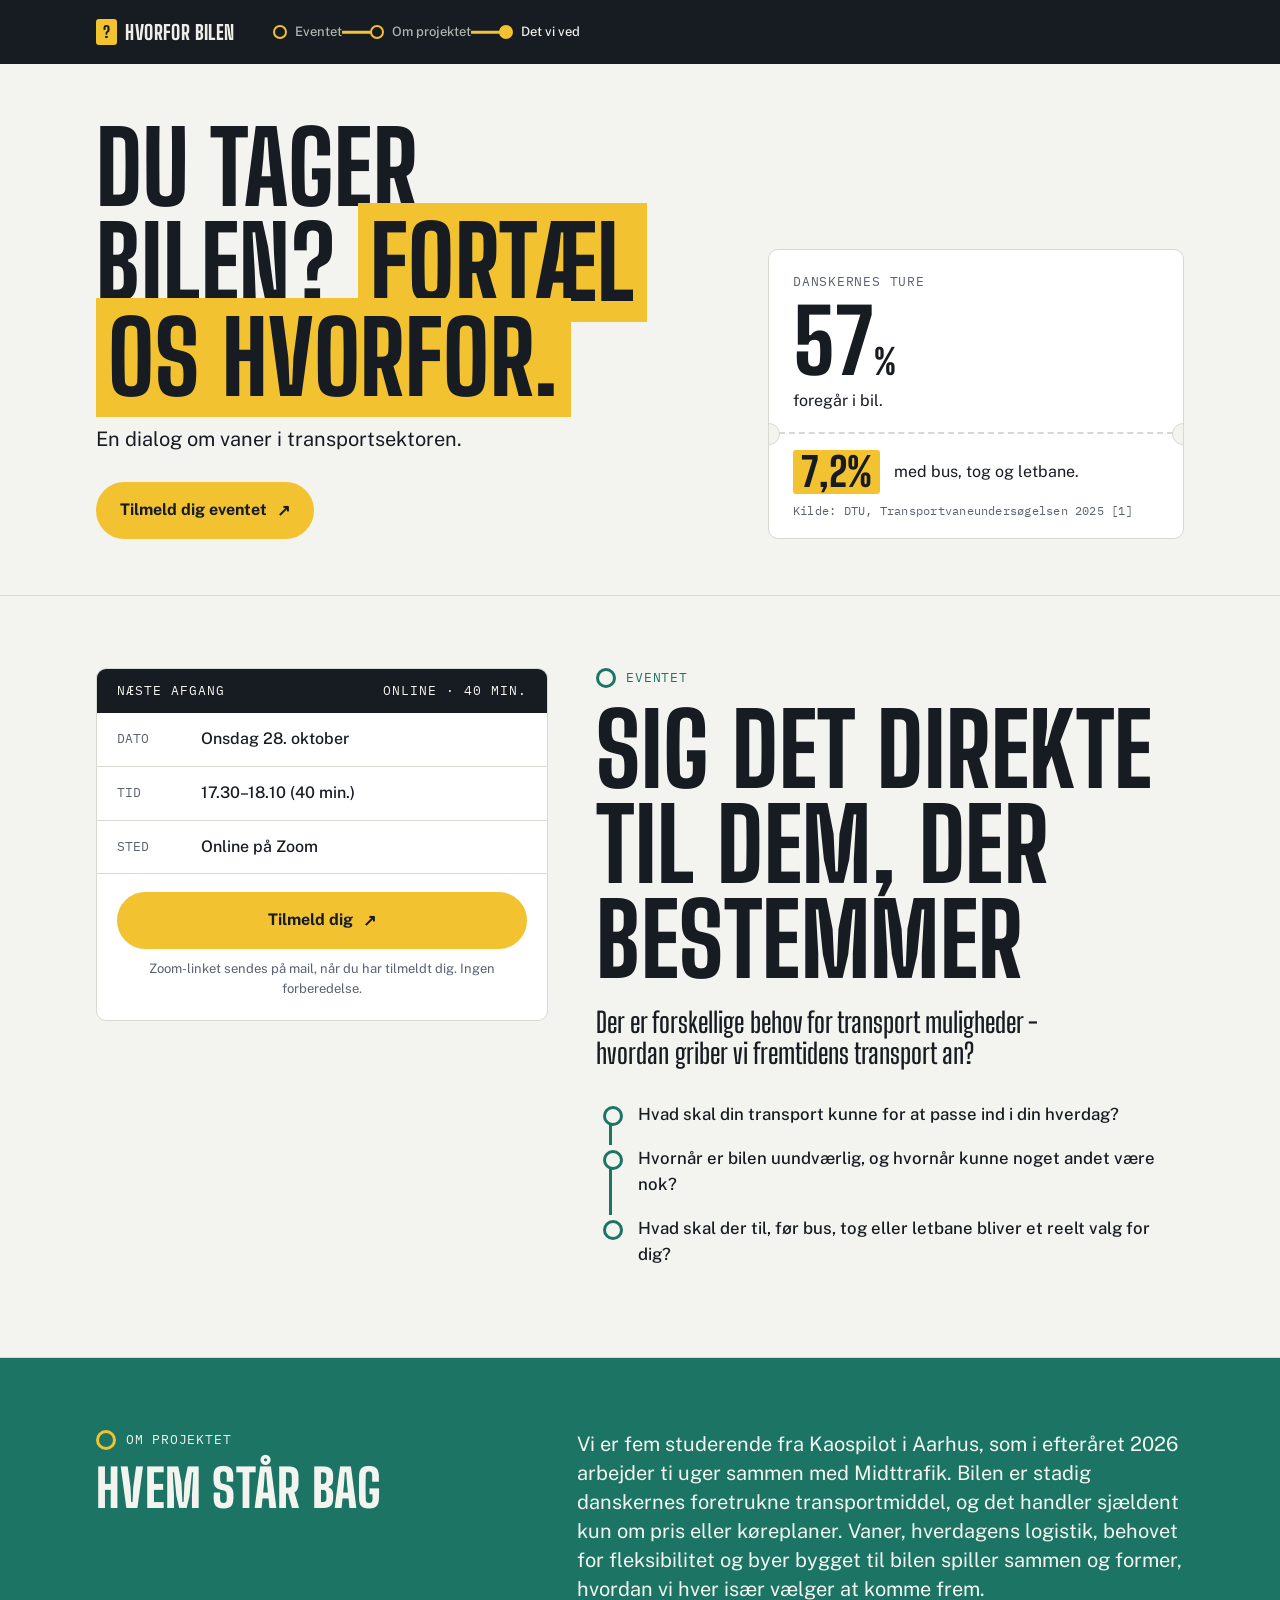
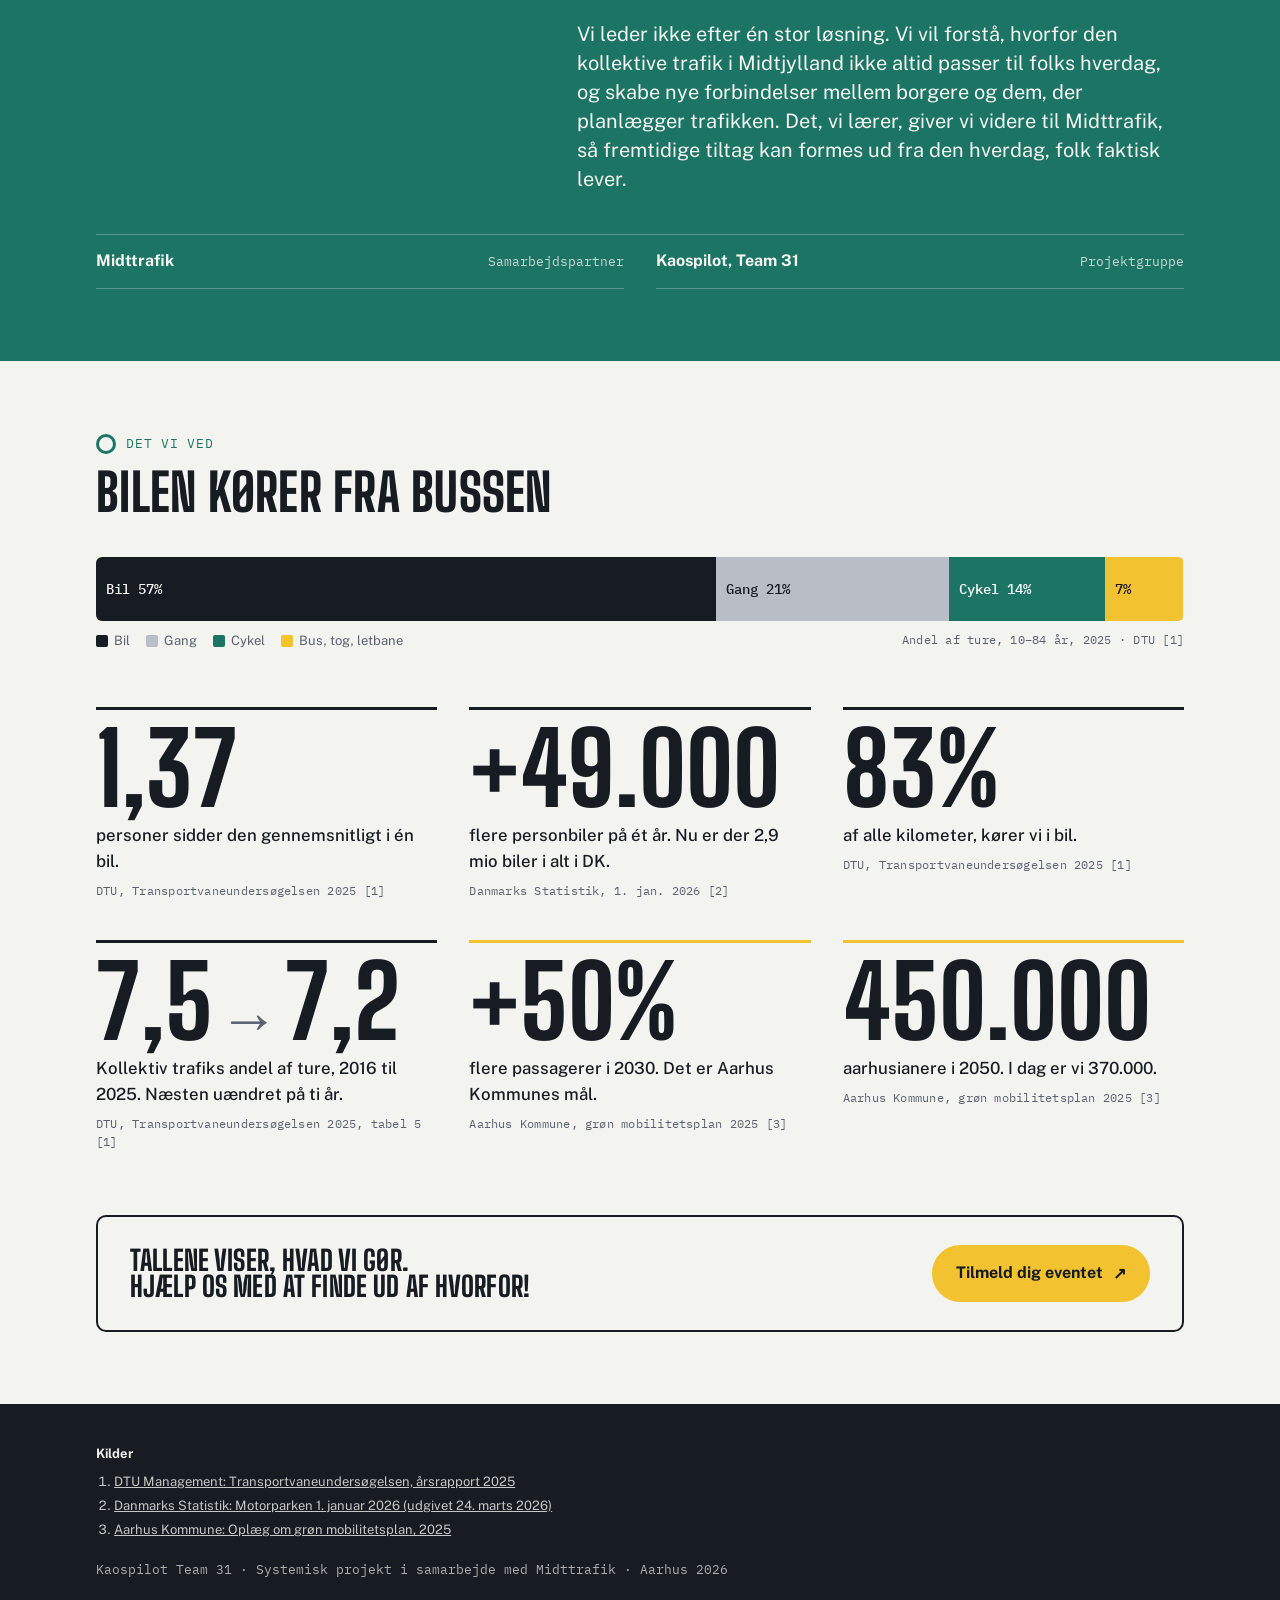
<file: hvorfor-bilen/index.html>
<!doctype html>
<html lang="da">
<head>
<meta charset="utf-8">
<meta name="viewport" content="width=device-width, initial-scale=1, viewport-fit=cover">
<title>Hvorfor bilen? · Dialog om transport i Midtjylland</title>
<meta name="description" content="Du tager bilen? Fortæl os hvorfor. Kom med i en online dialog med Midttrafik onsdag 28. oktober kl. 17.30. Et projekt fra Kaospilot Team 31.">
<meta name="theme-color" content="#171B22">
<link rel="canonical" href="https://annemagdalenne.github.io/hvorfor-bilen/">
<link rel="icon" href="favicon.svg" type="image/svg+xml">
<meta property="og:type" content="website">
<meta property="og:locale" content="da_DK">
<meta property="og:title" content="Hvorfor bilen?">
<meta property="og:description" content="Du tager bilen? Fortæl os hvorfor. Kom med i en online dialog med Midttrafik onsdag 28. oktober kl. 17.30. Et projekt fra Kaospilot Team 31.">
<meta property="og:url" content="https://annemagdalenne.github.io/hvorfor-bilen/">
<meta property="og:image" content="https://annemagdalenne.github.io/hvorfor-bilen/og-image.png">
<meta property="og:image:width" content="1200">
<meta property="og:image:height" content="630">
<meta name="twitter:card" content="summary_large_image">
<style>
@font-face{font-family:"Big Shoulders Display";src:url("fonts/big-shoulders-display-latin-600-normal.woff2") format("woff2");font-weight:600;font-style:normal;font-display:swap}
@font-face{font-family:"Big Shoulders Display";src:url("fonts/big-shoulders-display-latin-800-normal.woff2") format("woff2");font-weight:800;font-style:normal;font-display:swap}
@font-face{font-family:"Public Sans";src:url("fonts/public-sans-latin-400-normal.woff2") format("woff2");font-weight:400;font-style:normal;font-display:swap}
@font-face{font-family:"Public Sans";src:url("fonts/public-sans-latin-500-normal.woff2") format("woff2");font-weight:500;font-style:normal;font-display:swap}
@font-face{font-family:"Public Sans";src:url("fonts/public-sans-latin-700-normal.woff2") format("woff2");font-weight:700;font-style:normal;font-display:swap}
@font-face{font-family:"IBM Plex Mono";src:url("fonts/ibm-plex-mono-latin-400-normal.woff2") format("woff2");font-weight:400;font-style:normal;font-display:swap}
@font-face{font-family:"IBM Plex Mono";src:url("fonts/ibm-plex-mono-latin-500-normal.woff2") format("woff2");font-weight:500;font-style:normal;font-display:swap}
html{-webkit-text-size-adjust:100%;text-size-adjust:100%}
body{margin:0}
img{max-width:100%}
[hidden]{display:none!important}
</style>
<link rel="stylesheet" href="style.css">
</head>
<body>
<nav class="route" aria-label="Sektioner"><div class="wrap"><a class="route-name" href="#top"><span class="badge">?</span><span class="full">Hvorfor bilen</span></a><div class="stops"><ol><li><a href="#eventet"><span>Eventet</span></a></li><li><a href="#om"><span>Om projektet</span></a></li><li><a href="#tallene"><span>Det vi ved</span></a></li></ol></div></div></nav><header class="hero" id="top"><div class="wrap"><div><h1>Du tager Bilen? <span class="hl">Fortæl os hvorfor.</span></h1><p class="lede">En dialog om vaner i transportsektoren.</p><div class="actions"><a class="btn btn-primary" href="https://docs.google.com/forms/d/e/1FAIpQLSdj3gk-u9GS1Ax4Y5lSLzKlf7xzXhjnQbYTcjgbZ4cNQB0MoQ/viewform?usp=publish-editor" target="_blank" rel="noopener" data-link="signup"><span>Tilmeld dig eventet</span> <span class="arrow">↗</span></a></div></div><aside class="ticket" aria-label="Nøgletal"><div class="ticket-top"><div class="ticket-label">Danskernes ture</div><div class="ticket-big">57<small>%</small></div><p class="ticket-text">foregår i bil.</p></div><div class="ticket-perf"></div><div class="ticket-bottom"><span class="pt">7,2%</span><p>med bus, tog og letbane.</p></div><a class="src" href="#kilde-1">Kilde: DTU, Transportvaneundersøgelsen 2025 [1]</a></aside></div></header><section class="stop" id="eventet"><div class="wrap"><div class="event-grid"><div><div class="stop-mark">Eventet</div><h2>Sig det direkte til dem, der bestemmer</h2><p class="promise">Der er forskellige behov for transport muligheder - hvordan griber vi fremtidens transport an?</p><ul class="gets"><li><span>Hvad skal din transport kunne for at passe ind i din hverdag?</span></li><li><span>Hvornår er bilen uundværlig, og hvornår kunne noget andet være nok?</span></li><li><span>Hvad skal der til, før bus, tog eller letbane bliver et reelt valg for dig?</span></li></ul></div><div class="board"><div class="board-head"><span>Næste afgang</span><span>Online · 40 min.</span></div><dl><div class="row"><dt>Dato</dt><dd>Onsdag 28. oktober</dd></div><div class="row"><dt>Tid</dt><dd>17.30–18.10 (40 min.)</dd></div><div class="row"><dt>Sted</dt><dd>Online på Zoom</dd></div></dl><div class="board-cta"><a class="btn btn-primary" href="https://docs.google.com/forms/d/e/1FAIpQLSdj3gk-u9GS1Ax4Y5lSLzKlf7xzXhjnQbYTcjgbZ4cNQB0MoQ/viewform?usp=publish-editor" target="_blank" rel="noopener" data-link="signup"><span>Tilmeld dig</span> <span class="arrow">↗</span></a><p class="note">Zoom-linket sendes på mail, når du har tilmeldt dig. Ingen forberedelse.</p></div></div></div></div></section><section class="stop band" id="om"><div class="wrap"><div class="about-grid"><div><div class="stop-mark">Om projektet</div><h2>Hvem står bag</h2></div><div class="about-text"><p>Vi er fem studerende fra Kaospilot i Aarhus, som i efteråret 2026 arbejder ti uger sammen med Midttrafik. Bilen er stadig danskernes foretrukne transportmiddel, og det handler sjældent kun om pris eller køreplaner. Vaner, hverdagens logistik, behovet for fleksibilitet og byer bygget til bilen spiller sammen og former, hvordan vi hver især vælger at komme frem.</p><p>Vi leder ikke efter én stor løsning. Vi vil forstå, hvorfor den kollektive trafik i Midtjylland ikke altid passer til folks hverdag, og skabe nye forbindelser mellem borgere og dem, der planlægger trafikken. Det, vi lærer, giver vi videre til Midttrafik, så fremtidige tiltag kan formes ud fra den hverdag, folk faktisk lever.</p></div></div><ul class="partners"><li class="lead"><b>Midttrafik</b><span>Samarbejdspartner</span></li><li class="lead"><b>Kaospilot, Team 31</b><span>Projektgruppe</span></li></ul></div></section><section class="stop" id="tallene"><div class="wrap"><div class="stop-mark">Det vi ved</div><h2>Bilen kører fra bussen</h2><figure class="bar-block" style="margin-inline:0;margin-bottom:0"><div class="bar" role="img" aria-label="Andel af ture i 2025: bil 57 procent, gang 21,4 procent, cykel 14,3 procent, kollektiv trafik 7,2 procent"><div class="seg car" style="width:57%">Bil 57%</div><div class="seg walk" style="width:21.4%">Gang 21%</div><div class="seg bike" style="width:14.3%">Cykel 14%</div><div class="seg pt" style="width:7.2%">7%</div></div><div class="bar-foot"><ul class="legend"><li><i class="car"></i>Bil</li><li><i class="walk"></i>Gang</li><li><i class="bike"></i>Cykel</li><li><i class="pt"></i>Bus, tog, letbane</li></ul><a class="src" href="#kilde-1">Andel af ture, 10–84 år, 2025 · DTU [1]</a></div></figure><div class="stats"><div class="stat"><div class="num">1,37</div><p>personer sidder den gennemsnitligt i én bil.</p><a class="src" href="#kilde-1">DTU, Transportvaneundersøgelsen 2025 [1]</a></div><div class="stat"><div class="num">+49.000</div><p>flere personbiler på ét år. Nu er der 2,9 mio biler i alt i DK.</p><a class="src" href="#kilde-2">Danmarks Statistik, 1. jan. 2026 [2]</a></div><div class="stat"><div class="num">83%</div><p>af alle kilometer, kører vi i bil.</p><a class="src" href="#kilde-1">DTU, Transportvaneundersøgelsen 2025 [1]</a></div><div class="stat"><div class="num">7,5<span class="arrow">→</span>7,2</div><p>Kollektiv trafiks andel af ture, 2016 til 2025. Næsten uændret på ti år.</p><a class="src" href="#kilde-1">DTU, Transportvaneundersøgelsen 2025, tabel 5 [1]</a></div><div class="stat goal"><div class="num">+50%</div><p>flere passagerer i 2030. Det er Aarhus Kommunes mål.</p><a class="src" href="#kilde-3">Aarhus Kommune, grøn mobilitetsplan 2025 [3]</a></div><div class="stat goal"><div class="num">450.000</div><p>aarhusianere i 2050. I dag er vi 370.000.</p><a class="src" href="#kilde-3">Aarhus Kommune, grøn mobilitetsplan 2025 [3]</a></div></div><div class="gap-line"><h3>Tallene viser, hvad vi gør.          hjælp os med at finde ud af hvorfor!</h3><a class="btn btn-primary" href="https://docs.google.com/forms/d/e/1FAIpQLSdj3gk-u9GS1Ax4Y5lSLzKlf7xzXhjnQbYTcjgbZ4cNQB0MoQ/viewform?usp=publish-editor" target="_blank" rel="noopener" data-link="signup"><span>Tilmeld dig eventet</span> <span class="arrow">↗</span></a></div></div></section><footer><div class="wrap"><div class="sources"><b>Kilder</b><ol><li id="kilde-1"><a href="https://www.man.dtu.dk/-/media/institutter/management/scientific-advice/transportvaneundersoegelsen/t-u/tu-udgivelser/tu_danmark_2025.pdf" target="_blank" rel="noopener">DTU Management: Transportvaneundersøgelsen, årsrapport 2025</a></li><li id="kilde-2"><a href="https://www.dst.dk/nyt/53924" target="_blank" rel="noopener">Danmarks Statistik: Motorparken 1. januar 2026 (udgivet 24. marts 2026)</a></li><li id="kilde-3"><a href="https://ntn.rn.dk/-/media/Kampagner/Nordisk-Transportpolitisk-Netvaerk/Aktiviteter/Aarsmoeder/Aarsmoede_2025/Oplaeg_Aarhus_Kommune.pdf" target="_blank" rel="noopener">Aarhus Kommune: Oplæg om grøn mobilitetsplan, 2025</a></li></ol></div><div class="sign">Kaospilot Team 31 · Systemisk projekt i samarbejde med Midttrafik · Aarhus 2026</div></div></footer>
<script src="script.js"></script>
</body>
</html>
</file>
<file: hvorfor-bilen/style.css>
/* Layout: one page read as a bus route — a sticky route line with stops, each section is a stop; signage-yellow marks public transport wherever it appears */
:root {
  --bg: #F3F4F0;
  --surface: #FFFFFF;
  --fg: #171B22;
  --muted: #5A6170;
  --line: #D6D9D2;
  --accent: #F2C230;
  --accent-ink: #171B22;
  --route: #1C7564;
  --walk: #B9BEC6;
  --band: #1C7564;
  --band-ink: #F3F4F0;
  --foot: #171B22;
  --foot-ink: #ECEEE8;
  --font-display: "Big Shoulders Display", "Arial Narrow", "Roboto Condensed", sans-serif;
  --font-body: "Public Sans", "Segoe UI", system-ui, sans-serif;
  --font-mono: "IBM Plex Mono", ui-monospace, "SFMono-Regular", Menlo, monospace;
  --step--1: 0.8125rem;
  --step-0: 1rem;
  --step-1: 1.25rem;
  --step-2: 1.75rem;
  --step-3: clamp(2.25rem, 5vw, 3.25rem);
  --step-4: clamp(3rem, 9vw, 6.25rem);
  --step-5: clamp(4rem, 12vw, 8.5rem);
}
@media (prefers-color-scheme: dark) {
  :root:not([data-theme="light"]) {
    --bg: #111419; --surface: #191D24; --fg: #ECEEE8; --muted: #9AA1AC; --line: #2B3039;
    --accent: #F2C230; --accent-ink: #171B22; --route: #4DB6A2; --walk: #5A616D; --band: #17443C; --band-ink: #ECEEE8; --foot: #262C36; --foot-ink: #ECEEE8; color-scheme: dark;
  }
}
:root[data-theme="dark"] {
  --bg: #111419; --surface: #191D24; --fg: #ECEEE8; --muted: #9AA1AC; --line: #2B3039;
  --accent: #F2C230; --accent-ink: #171B22; --route: #4DB6A2; --walk: #5A616D; --band: #17443C; --band-ink: #ECEEE8; --foot: #262C36; --foot-ink: #ECEEE8; color-scheme: dark;
}

* { box-sizing: border-box; }
html { scroll-behavior: smooth; scroll-padding-top: 72px; }
@media (prefers-reduced-motion: reduce) { html { scroll-behavior: auto; } }
body { background: var(--bg); color: var(--fg); font-family: var(--font-body); font-size: var(--step-0); line-height: 1.55; }
body::before { content: ""; position: fixed; inset: 0 0 auto; height: env(safe-area-inset-top, 0px); z-index: 10; background: var(--foot); }
a { color: inherit; }
:focus-visible { outline: 3px solid var(--route); outline-offset: 3px; border-radius: 4px; }

.wrap {
  max-width: 1120px; margin: 0 auto;
  padding-left: max(16px, env(safe-area-inset-left, 0px));
  padding-right: max(16px, env(safe-area-inset-right, 0px));
}

/* Route nav */
.route { position: sticky; top: env(safe-area-inset-top, 0px); z-index: 5; background: var(--foot); color: var(--foot-ink); }
.route .wrap { display: flex; align-items: center; gap: 20px; padding-block: 12px; }
.route-name { font-family: var(--font-display); font-weight: 800; font-size: 1.25rem; letter-spacing: 0.02em; text-transform: uppercase; white-space: nowrap; text-decoration: none; display: flex; align-items: center; gap: 8px; }
.route-name .badge { background: var(--accent); color: var(--accent-ink); padding: 1px 7px; border-radius: 3px; font-size: 1rem; }
.stops { flex: 1; min-width: 0; overflow-x: auto; scrollbar-width: none; }
.stops::-webkit-scrollbar { display: none; }
.stops ol { list-style: none; margin: 0; padding: 6px 4px; display: flex; min-width: max-content; }
.stops li { position: relative; }
.stops a { display: flex; align-items: center; gap: 8px; padding: 4px 14px; text-decoration: none; font-size: var(--step--1); font-weight: 500; color: color-mix(in srgb, var(--foot-ink) 72%, transparent); white-space: nowrap; position: relative; }
.stops a::before { content: ""; width: 10px; height: 10px; border-radius: 50%; border: 2.5px solid var(--accent); background: var(--foot); flex: none; position: relative; z-index: 1; }
.stops li + li::before { content: ""; position: absolute; left: -14px; right: calc(100% - 20px); top: 50%; height: 2.5px; background: var(--accent); transform: translateY(-50%); }
.stops a:hover, .stops a[aria-current="true"] { color: var(--foot-ink); }
.stops a[aria-current="true"]::before { background: var(--accent); }
.editing .route [data-edit] { outline-color: color-mix(in srgb, var(--accent) 80%, transparent); }

/* Shared type */
h1, h2, h3 { font-family: var(--font-display); font-weight: 800; line-height: 0.95; margin: 0; text-wrap: balance; letter-spacing: 0.005em; text-transform: uppercase; }
h1 { font-size: var(--step-4); }
h2 { font-size: var(--step-3); }
.hl { background: var(--accent); color: var(--accent-ink); padding: 0 0.12em; box-decoration-break: clone; -webkit-box-decoration-break: clone; }
.eyebrow, .src, .stop-mark { font-family: var(--font-mono); }
.eyebrow { font-size: var(--step--1); letter-spacing: 0.06em; text-transform: uppercase; color: var(--muted); margin: 0 0 18px; }
.src { font-size: 0.72rem; color: var(--muted); letter-spacing: 0.02em; text-decoration: none; }
a.src:hover { text-decoration: underline; }
.lede { font-size: var(--step-1); line-height: 1.45; max-width: 30em; margin: 20px 0 0; }

.btn { display: inline-flex; align-items: center; gap: 10px; padding: 14px 22px; border-radius: 999px; font-weight: 700; font-size: var(--step-0); text-decoration: none; border: 2px solid var(--fg); transition: transform .15s ease, background-color .15s ease; }
.btn-primary { background: var(--accent); color: var(--accent-ink); border-color: var(--accent); }
.btn-primary:hover { transform: translateY(-2px); }
.btn-ghost { background: transparent; color: var(--fg); }
.btn-ghost:hover { background: var(--surface); }
.btn[aria-disabled="true"] { background: transparent; color: var(--muted); border: 2px dashed var(--line); cursor: not-allowed; transform: none; }
.btn .arrow { font-family: var(--font-mono); }
.actions { display: flex; flex-wrap: wrap; gap: 12px; margin-top: 28px; }

/* Hero */
.hero .wrap { display: grid; grid-template-columns: minmax(0, 1.5fr) minmax(0, 1fr); gap: 48px; align-items: end; padding-block: 56px 56px; }
.ticket { background: var(--surface); border-radius: 10px; border: 1px solid var(--line); overflow: hidden; }
.ticket-top { padding: 22px 24px 18px; }
.ticket-label { font-family: var(--font-mono); font-size: var(--step--1); color: var(--muted); text-transform: uppercase; letter-spacing: 0.06em; }
.ticket-big { font-family: var(--font-display); font-weight: 800; font-size: 5.5rem; line-height: 0.9; margin-top: 10px; font-variant-numeric: tabular-nums; }
.ticket-big small { font-size: 2.2rem; }
.ticket-text { margin: 8px 0 0; }
.ticket-perf { border-top: 2px dashed var(--line); position: relative; }
.ticket-perf::before, .ticket-perf::after { content: ""; position: absolute; top: -11px; width: 20px; height: 20px; border-radius: 50%; background: var(--bg); border: 1px solid var(--line); }
.ticket-perf::before { left: -11px; } .ticket-perf::after { right: -11px; }
.ticket-bottom { padding: 16px 24px 8px; display: flex; gap: 14px; align-items: center; }
.ticket-bottom .pt { font-family: var(--font-display); font-weight: 800; font-size: 2.5rem; line-height: 1; background: var(--accent); color: var(--accent-ink); padding: 2px 8px; border-radius: 3px; }
.ticket-bottom p { margin: 0; }
.ticket .src { display: block; padding: 0 24px 18px; }

/* Sections */
section.stop { border-top: 1px solid var(--line); }
section.stop > .wrap { padding-block: 72px; }
.stop-mark { display: flex; align-items: center; gap: 10px; margin-bottom: 14px; font-size: var(--step--1); text-transform: uppercase; letter-spacing: 0.06em; color: var(--route); }
.stop-mark::before { content: ""; width: 14px; height: 14px; border-radius: 50%; border: 3px solid var(--route); }

/* Numbers */
.bar-block { margin-top: 40px; }
.bar { display: flex; height: 64px; border-radius: 6px; overflow: hidden; }
.seg { display: flex; align-items: center; padding: 0 10px; font-family: var(--font-mono); font-size: 0.85rem; font-weight: 500; white-space: nowrap; overflow: hidden; min-width: 0; }
.seg.car { background: var(--fg); color: var(--bg); }
.seg.walk { background: var(--walk); color: var(--fg); }
.seg.bike { background: var(--route); color: #FFFFFF; }
.seg.pt { background: var(--accent); color: var(--accent-ink); }
.bar-foot { display: flex; justify-content: space-between; gap: 12px; flex-wrap: wrap; margin-top: 10px; }
.legend { display: flex; flex-wrap: wrap; gap: 6px 16px; margin: 0; padding: 0; list-style: none; font-size: var(--step--1); color: var(--muted); }
.legend li { display: flex; align-items: center; gap: 6px; font-variant-numeric: tabular-nums; }
.legend i { width: 12px; height: 12px; border-radius: 2px; display: inline-block; }
.legend .car { background: var(--fg); } .legend .walk { background: var(--walk); } .legend .bike { background: var(--route); } .legend .pt { background: var(--accent); }

.stats { display: grid; grid-template-columns: repeat(3, minmax(0, 1fr)); gap: 40px 32px; margin-top: 56px; }
.stat { border-top: 3px solid var(--fg); padding-top: 14px; display: grid; gap: 8px; align-content: start; }
.stat .num { font-family: var(--font-display); font-weight: 800; font-size: var(--step-4); line-height: 0.9; font-variant-numeric: tabular-nums; }
.stat .num .arrow { font-size: 0.6em; color: var(--muted); padding: 0 0.1em; }
.stat p { margin: 0; font-size: 1.05rem; font-weight: 500; }
.stat.goal { border-top-color: var(--accent); }

.gap-line { margin-top: 64px; display: flex; justify-content: space-between; align-items: center; gap: 24px 40px; flex-wrap: wrap; padding: 28px 32px; border: 2px solid var(--fg); border-radius: 10px; }
.gap-line h3 { font-size: var(--step-2); max-width: 22em; }

/* Event */
.event-grid { display: grid; grid-template-columns: minmax(0, 1fr) minmax(0, 1.3fr); gap: 48px; align-items: start; }
.event-grid > .board { order: -1; }
.event-grid h2 { font-size: var(--step-4); }
.promise { font-family: var(--font-display); font-weight: 600; font-size: var(--step-2); line-height: 1.1; margin: 20px 0 0; max-width: 18em; }
.gets { list-style: none; margin: 32px 0 0; padding: 0; display: grid; gap: 0; }
.gets li { display: grid; grid-template-columns: 28px minmax(0, 1fr); gap: 14px; position: relative; padding-bottom: 18px; font-weight: 500; font-size: 1.05rem; }
.gets li::before { content: ""; width: 14px; height: 14px; border-radius: 50%; border: 3px solid var(--route); background: var(--bg); margin: 5px 0 0 7px; position: relative; z-index: 1; }
.gets li::after { content: ""; position: absolute; left: 13px; top: 22px; bottom: 0; width: 3px; background: var(--route); }
.gets li:last-child::after { display: none; }
.board { background: var(--surface); border: 1px solid var(--line); border-radius: 10px; overflow: hidden; }
.board-head { background: var(--fg); color: var(--bg); padding: 12px 20px; font-family: var(--font-mono); font-size: var(--step--1); text-transform: uppercase; letter-spacing: 0.08em; display: flex; justify-content: space-between; gap: 12px; }
.board dl { margin: 0; }
.board .row { display: grid; grid-template-columns: 72px minmax(0, 1fr); gap: 12px; padding: 14px 20px; border-top: 1px solid var(--line); }
.board .row:first-child { border-top: 0; }
.board dt { font-family: var(--font-mono); font-size: var(--step--1); color: var(--muted); text-transform: uppercase; padding-top: 2px; }
.board dd { margin: 0; font-weight: 500; }
.board dd.pending { color: var(--muted); font-style: italic; font-weight: 400; }
.board-cta { padding: 18px 20px 20px; border-top: 1px solid var(--line); }
.board-cta .btn { width: 100%; justify-content: center; }
.board .note { margin: 10px 0 0; font-size: var(--step--1); color: var(--muted); text-align: center; }

/* About */
.about-grid { display: grid; grid-template-columns: minmax(0, 1fr) minmax(0, 1.4fr); gap: 48px; align-items: start; }
.about-text { display: grid; gap: 16px; }
.about-grid p { margin: 0; font-size: var(--step-1); line-height: 1.45; max-width: 32em; }
.band { background: var(--band); color: var(--band-ink); border-top-color: transparent; }
.band + section.stop { border-top-color: transparent; }
.band .stop-mark { color: var(--band-ink); }
.band .stop-mark::before { border-color: var(--accent); }
.band .partners, .band .partners li { border-color: color-mix(in srgb, var(--band-ink) 28%, transparent); }
.band .partners span, .band .partners li.lead span { color: color-mix(in srgb, var(--band-ink) 80%, transparent); }
.editing .band [data-edit] { outline-color: color-mix(in srgb, var(--accent) 80%, transparent); }
.editing .band [data-edit]:focus { outline-color: var(--accent); background: color-mix(in srgb, var(--band-ink) 10%, transparent); }
.band .ed-add { color: var(--band-ink); border-color: var(--band-ink); background: transparent; }
.partners { list-style: none; margin: 40px 0 0; padding: 0; border-top: 1px solid var(--line); display: grid; grid-template-columns: repeat(2, minmax(0, 1fr)); column-gap: 32px; }
.partners li { display: flex; justify-content: space-between; align-items: baseline; gap: 16px; padding: 14px 0; border-bottom: 1px solid var(--line); }
.partners b { font-weight: 700; }
.partners span { font-family: var(--font-mono); font-size: var(--step--1); color: var(--muted); text-align: right; }
.partners li.lead span { color: var(--route); }

footer { background: var(--foot); color: var(--foot-ink); }
footer .wrap { padding-block: 40px; display: grid; gap: 20px; }
footer .sources { font-size: var(--step--1); color: color-mix(in srgb, var(--foot-ink) 82%, transparent); }
footer .sources b { color: var(--foot-ink); }
footer .sources ol { margin: 8px 0 0; padding-left: 1.4em; display: grid; gap: 4px; }
footer .sign { font-family: var(--font-mono); font-size: var(--step--1); color: color-mix(in srgb, var(--foot-ink) 70%, transparent); }
.editing footer [data-edit] { outline-color: color-mix(in srgb, var(--accent) 80%, transparent); }

@media (max-width: 860px) {
  .hero .wrap, .event-grid, .about-grid { grid-template-columns: minmax(0, 1fr); gap: 32px; }
  .event-grid > .board { order: 0; }
  .stats { grid-template-columns: repeat(2, minmax(0, 1fr)); }
  .hero .wrap { padding-block: 40px; }
  section.stop > .wrap { padding-block: 56px; }
}
@media (max-width: 560px) {
  .route-name .full { display: none; }
  .stats, .partners { grid-template-columns: minmax(0, 1fr); }
  .gap-line { padding: 22px; }
  .ticket-big { font-size: 4.5rem; }
  .bar { height: 52px; }
}

/* Disabled link buttons keep their label */
.btn[aria-disabled="true"] .arrow { display: none; }
.btn[aria-disabled="true"]::after { content: "(åbner snart)"; font-weight: 500; font-size: 0.85em; }
</file>
